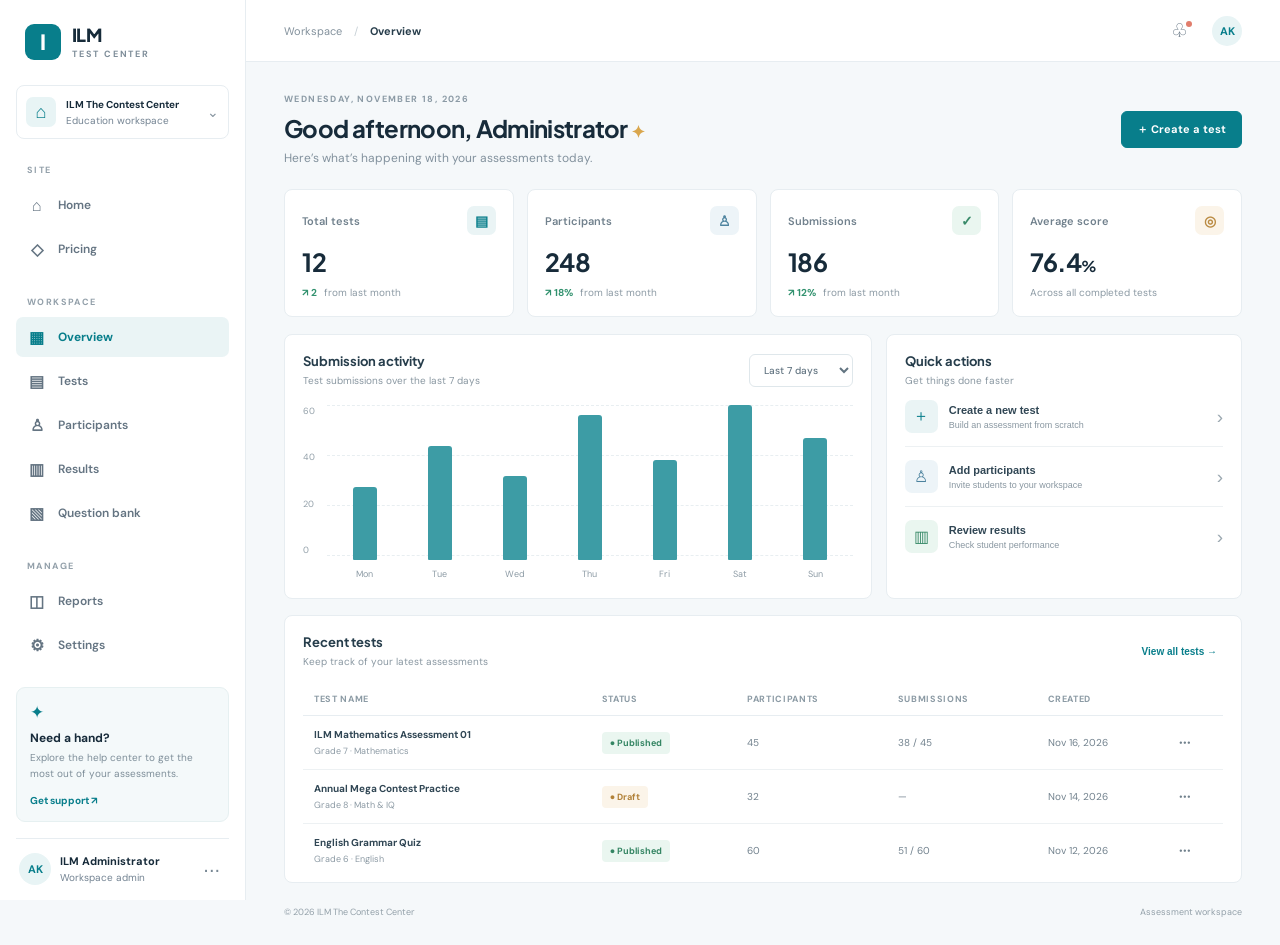
<file: index.html>
<!doctype html>
<html lang="en">
<head>
<meta charset="utf-8"><meta name="viewport" content="width=device-width,initial-scale=1">
<meta name="theme-color" content="#f7f8fc"><title>ILM Test Center | Assessment Dashboard</title>
<link rel="preconnect" href="https://fonts.googleapis.com"><link rel="preconnect" href="https://fonts.gstatic.com" crossorigin>
<link href="https://fonts.googleapis.com/css2?family=DM+Sans:wght@400;500;600;700&family=Plus+Jakarta+Sans:wght@600;700;800&display=swap" rel="stylesheet">
<link rel="stylesheet" href="style.css">
</head>
<body>
<div class="app-shell">
<aside class="sidebar" id="sidebar">
<a class="brand" href="home.html"><span class="brand-mark">I</span><span>ILM <small>TEST CENTER</small></span></a>
<div class="workspace"><span class="workspace-icon">⌂</span><span><b>ILM The Contest Center</b><small>Education workspace</small></span><span class="chevron">⌄</span></div>
<p class="nav-label">SITE</p>
<nav class="nav">
<a class="nav-link" href="home.html"><span>⌂</span> Home</a>
<a class="nav-link" href="pricing.html"><span>◇</span> Pricing</a>
</nav>
<p class="nav-label second">WORKSPACE</p>
<nav class="nav">
<a class="nav-link active" href="#overview" data-page="overview"><span>▦</span> Overview</a>
<a class="nav-link" href="#tests" data-page="tests"><span>▤</span> Tests</a>
<a class="nav-link" href="#participants" data-page="participants"><span>♙</span> Participants</a>
<a class="nav-link" href="#results" data-page="results"><span>▥</span> Results</a>
<a class="nav-link" href="#question-bank" data-page="question-bank"><span>▧</span> Question bank</a>
</nav>
<p class="nav-label second">MANAGE</p>
<nav class="nav">
<a class="nav-link" href="#reports" data-page="reports"><span>◫</span> Reports</a>
<a class="nav-link" href="#settings" data-page="settings"><span>⚙</span> Settings</a>
</nav>
<div class="sidebar-bottom"><div class="help-card"><span class="help-icon">✦</span><b>Need a hand?</b><p>Explore the help center to get the most out of your assessments.</p><a href="mailto:ilmthecontestcenter@gmail.com">Get support ↗</a></div><div class="profile"><div class="avatar">AK</div><span><b>ILM Administrator</b><small>Workspace admin</small></span><button class="more">···</button></div></div>
</aside>
<main class="main">
<header class="topbar"><button class="mobile-menu" id="menuBtn">☰</button><div class="crumb">Workspace <span>/</span> <b id="crumbCurrent">Overview</b></div><div class="top-actions"><button class="icon-btn" aria-label="Notifications">♧<i></i></button><div class="top-avatar">AK</div></div></header>
<div class="content">
<section class="page active" id="page-overview">
<div class="welcome-row"><div><p class="eyebrow">WEDNESDAY, NOVEMBER 18, 2026</p><h1>Good afternoon, Administrator <span>✦</span></h1><p class="subheading">Here’s what’s happening with your assessments today.</p></div><button class="primary-btn" data-modal="createTest">＋ Create a test</button></div>
<div class="stats-grid">
<div class="stat-card"><div class="stat-top"><span>Total tests</span><span class="stat-icon purple">▤</span></div><strong id="statTests">12</strong><small><em>↗ 2</em> from last month</small></div>
<div class="stat-card"><div class="stat-top"><span>Participants</span><span class="stat-icon blue">♙</span></div><strong id="statPeople">248</strong><small><em>↗ 18%</em> from last month</small></div>
<div class="stat-card"><div class="stat-top"><span>Submissions</span><span class="stat-icon green">✓</span></div><strong>186</strong><small><em>↗ 12%</em> from last month</small></div>
<div class="stat-card"><div class="stat-top"><span>Average score</span><span class="stat-icon amber">◎</span></div><strong>76.4<span class="unit">%</span></strong><small>Across all completed tests</small></div>
</div>
<div class="section-grid"><div class="panel activity-panel"><div class="panel-heading"><div><h2>Submission activity</h2><p>Test submissions over the last 7 days</p></div><select aria-label="Activity period"><option>Last 7 days</option><option>Last 30 days</option></select></div><div class="chart"><div class="chart-y"><span>60</span><span>40</span><span>20</span><span>0</span></div><div class="chart-main"><div class="grid-lines"><i></i><i></i><i></i><i></i></div><div class="bars"><div><i style="height:42%"></i><small>Mon</small></div><div><i style="height:65%"></i><small>Tue</small></div><div><i style="height:48%"></i><small>Wed</small></div><div><i style="height:83%"></i><small>Thu</small></div><div><i style="height:57%"></i><small>Fri</small></div><div><i style="height:94%"></i><small>Sat</small></div><div><i style="height:70%"></i><small>Sun</small></div></div></div></div></div>
<div class="panel quick-panel"><div class="panel-heading"><div><h2>Quick actions</h2><p>Get things done faster</p></div></div><button class="quick-action" data-modal="createTest"><span class="quick-icon lavender">＋</span><span><b>Create a new test</b><small>Build an assessment from scratch</small></span><span class="arrow">›</span></button><button class="quick-action" data-page-go="participants"><span class="quick-icon sky">♙</span><span><b>Add participants</b><small>Invite students to your workspace</small></span><span class="arrow">›</span></button><button class="quick-action" data-page-go="results"><span class="quick-icon mint">▥</span><span><b>Review results</b><small>Check student performance</small></span><span class="arrow">›</span></button></div></div>
<div class="panel recent-panel"><div class="panel-heading"><div><h2>Recent tests</h2><p>Keep track of your latest assessments</p></div><button class="text-btn" data-page-go="tests">View all tests →</button></div><div class="table-wrap"><table><thead><tr><th>TEST NAME</th><th>STATUS</th><th>PARTICIPANTS</th><th>SUBMISSIONS</th><th>CREATED</th><th></th></tr></thead><tbody id="recentTests"><tr><td><b>ILM Mathematics Assessment 01</b><small>Grade 7 · Mathematics</small></td><td><span class="status published">● Published</span></td><td>45</td><td>38 / 45</td><td>Nov 16, 2026</td><td>•••</td></tr><tr><td><b>Annual Mega Contest Practice</b><small>Grade 8 · Math & IQ</small></td><td><span class="status draft">● Draft</span></td><td>32</td><td>—</td><td>Nov 14, 2026</td><td>•••</td></tr><tr><td><b>English Grammar Quiz</b><small>Grade 6 · English</small></td><td><span class="status published">● Published</span></td><td>60</td><td>51 / 60</td><td>Nov 12, 2026</td><td>•••</td></tr></tbody></table></div></div>
</section>
<section class="page" id="page-tests"><div class="page-heading"><div><p class="eyebrow">ASSESSMENTS</p><h1>Tests</h1><p class="subheading">Create, organize and monitor your online assessments.</p></div><button class="primary-btn" data-modal="createTest">＋ Create a test</button></div><div class="panel"><div class="toolbar"><input id="testSearch" placeholder="⌕  Search tests..."><select><option>All statuses</option><option>Published</option><option>Draft</option></select></div><div class="table-wrap"><table><thead><tr><th>TEST NAME</th><th>STATUS</th><th>PARTICIPANTS</th><th>SUBMISSIONS</th><th>CREATED</th></tr></thead><tbody id="testsTable"></tbody></table></div></div></section>
<section class="page" id="page-participants"><div class="page-heading"><div><p class="eyebrow">PEOPLE</p><h1>Participants</h1><p class="subheading">Manage students invited to take your tests.</p></div><button class="primary-btn" data-modal="addPerson">＋ Add participant</button></div><div class="panel"><div class="toolbar"><input id="peopleSearch" placeholder="⌕  Search participants..."><span class="muted">Student directory</span></div><div class="table-wrap"><table><thead><tr><th>STUDENT</th><th>EMAIL</th><th>REGISTRATION ID</th><th>STATUS</th></tr></thead><tbody id="peopleTable"><tr><td><b>Ahmad Khan</b></td><td>ahmad@example.com</td><td>ILM-2026-001</td><td><span class="status published">● Active</span></td></tr><tr><td><b>Maryam Ali</b></td><td>maryam@example.com</td><td>ILM-2026-002</td><td><span class="status published">● Active</span></td></tr><tr><td><b>Hamza Shah</b></td><td>hamza@example.com</td><td>ILM-2026-003</td><td><span class="status published">● Active</span></td></tr></tbody></table></div></div></section>
<section class="page" id="page-results"><div class="page-heading"><div><p class="eyebrow">PERFORMANCE</p><h1>Results</h1><p class="subheading">Review submissions and student scores.</p></div><button class="outline-btn" onclick="window.print()">↓ Export report</button></div><div class="stats-grid compact"><div class="stat-card"><span>Submitted</span><strong>186</strong><small>Across all tests</small></div><div class="stat-card"><span>Average score</span><strong>76.4%</strong><small>All graded submissions</small></div><div class="stat-card"><span>Awaiting review</span><strong>14</strong><small>Short and long answers</small></div></div><div class="panel"><div class="panel-heading"><div><h2>Latest submissions</h2><p>Sample assessment records</p></div></div><div class="table-wrap"><table><thead><tr><th>STUDENT</th><th>TEST</th><th>SCORE</th><th>SUBMITTED</th><th>EVALUATION</th></tr></thead><tbody><tr><td><b>Ahmad Khan</b></td><td>Mathematics Assessment 01</td><td>42 / 50</td><td>Today, 10:42 AM</td><td><span class="status published">Graded</span></td></tr><tr><td><b>Maryam Ali</b></td><td>English Grammar Quiz</td><td>38 / 40</td><td>Today, 09:18 AM</td><td><span class="status published">Graded</span></td></tr><tr><td><b>Hamza Shah</b></td><td>Annual Mega Contest</td><td>Pending</td><td>Yesterday</td><td><span class="status draft">Needs review</span></td></tr></tbody></table></div></div></section>
<section class="page" id="page-question-bank"><div class="page-heading"><div><p class="eyebrow">CONTENT LIBRARY</p><h1>Question bank</h1><p class="subheading">Organize reusable questions for your assessments.</p></div><button class="primary-btn" data-modal="addQuestion">＋ Add question</button></div><div class="empty-state panel"><div class="empty-icon">▧</div><h2>Your question library starts here</h2><p>Add multiple-choice, short-answer and long-answer questions to reuse in future tests.</p><button class="primary-btn" data-modal="addQuestion">Add your first question</button></div></section>
<section class="page" id="page-reports"><div class="page-heading"><div><p class="eyebrow">INSIGHTS</p><h1>Reports</h1><p class="subheading">A snapshot of assessment performance.</p></div></div><div class="empty-state panel"><div class="empty-icon">◫</div><h2>Reports overview</h2><p>Detailed class, test and student reports will appear here as results are collected.</p></div></section>
<section class="page" id="page-settings"><div class="page-heading"><div><p class="eyebrow">WORKSPACE</p><h1>Settings</h1><p class="subheading">Manage your workspace preferences.</p></div></div><div class="panel settings-panel"><h2>Organization details</h2><label>Workspace name<input value="ILM The Contest Center"></label><label>Contact email<input value="ilmthecontestcenter@gmail.com"></label><label>Default timezone<select><option>Asia/Karachi (PKT)</option></select></label><button class="primary-btn" id="saveSettings">Save changes</button><p class="muted" id="settingsMsg"></p></div></section>
<footer>© 2026 ILM The Contest Center <span>Assessment workspace</span></footer>
</div></main></div>
<div class="modal-backdrop" id="modalBackdrop"><div class="modal"><div class="modal-head"><div><p class="eyebrow">WORKSPACE ACTION</p><h2 id="modalTitle">Create a test</h2></div><button class="close-btn" id="closeModal">×</button></div><form id="actionForm"><div id="modalFields"></div><div class="modal-actions"><button type="button" class="outline-btn" id="cancelModal">Cancel</button><button class="primary-btn" type="submit" id="submitModal">Create</button></div></form></div></div>
<div class="toast" id="toast"></div><script src="app.js"></script>
</body></html>
</file>
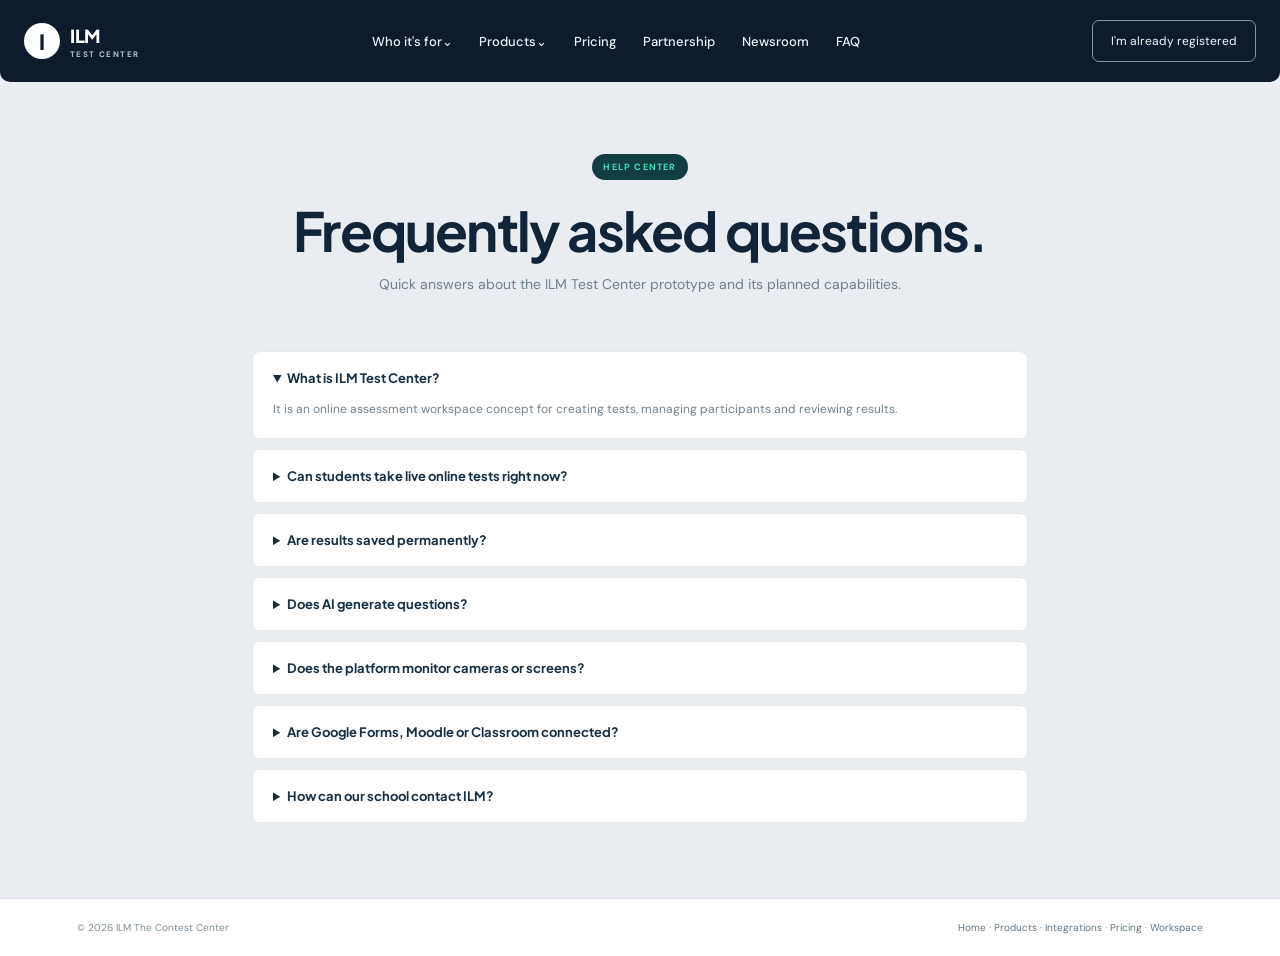
<file: faq.html>
<!doctype html><html lang="en"><head><meta charset="utf-8"><meta name="viewport" content="width=device-width,initial-scale=1"><meta name="theme-color" content="#0d1b2a"><title>FAQ | ILM Test Center</title><link rel="preconnect" href="https://fonts.googleapis.com"><link href="https://fonts.googleapis.com/css2?family=DM+Sans:wght@400;500;600;700&family=Plus+Jakarta+Sans:wght@600;700;800&display=swap" rel="stylesheet"><link rel="stylesheet" href="style.css"><link rel="stylesheet" href="site.css"></head><body class="public-page"><header class="public-nav"><a class="brand" href="home.html"><span class="brand-mark">I</span><span>ILM <small>TEST CENTER</small></span></a><nav><a href="who-its-for.html">Who it's for⌄</a><a href="products.html">Products⌄</a><a href="pricing.html">Pricing</a><a href="partnership.html">Partnership</a><a href="newsroom.html">Newsroom</a><a href="faq.html">FAQ</a></nav><a class="nav-cta" href="index.html">I'm already registered</a></header><main><section class="subhero"><span class="eyebrow-pill">HELP CENTER</span><h1>Frequently asked questions.</h1><p>Quick answers about the ILM Test Center prototype and its planned capabilities.</p></section><section class="faq-list"><details open><summary>What is ILM Test Center?</summary><p>It is an online assessment workspace concept for creating tests, managing participants and reviewing results.</p></details><details><summary>Can students take live online tests right now?</summary><p>The current GitHub Pages version is a front-end prototype. Secure live test delivery and backend services are not connected yet.</p></details><details><summary>Are results saved permanently?</summary><p>No. Current demo data is stored temporarily in the browser session or page code. A secure database must be connected for real student records.</p></details><details><summary>Does AI generate questions?</summary><p>An AI question assistant is a planned capability. It is not connected to an AI service in this prototype.</p></details><details><summary>Does the platform monitor cameras or screens?</summary><p>No monitoring is active in this prototype. Any future supervision feature must be transparent, optional where appropriate, and configured with clear notice and consent.</p></details><details><summary>Are Google Forms, Moodle or Classroom connected?</summary><p>No. Their pages currently describe integration concepts only. They require development and authorized account connections.</p></details><details><summary>How can our school contact ILM?</summary><p>Use ilmthecontestcenter@gmail.com to discuss school assessments, competitions or collaboration.</p></details></section></main><footer class="public-footer">© 2026 ILM The Contest Center <span><a href="home.html">Home</a> · <a href="products.html">Products</a> · <a href="integrations.html">Integrations</a> · <a href="pricing.html">Pricing</a> · <a href="index.html">Workspace</a></span></footer></body></html>
</file>
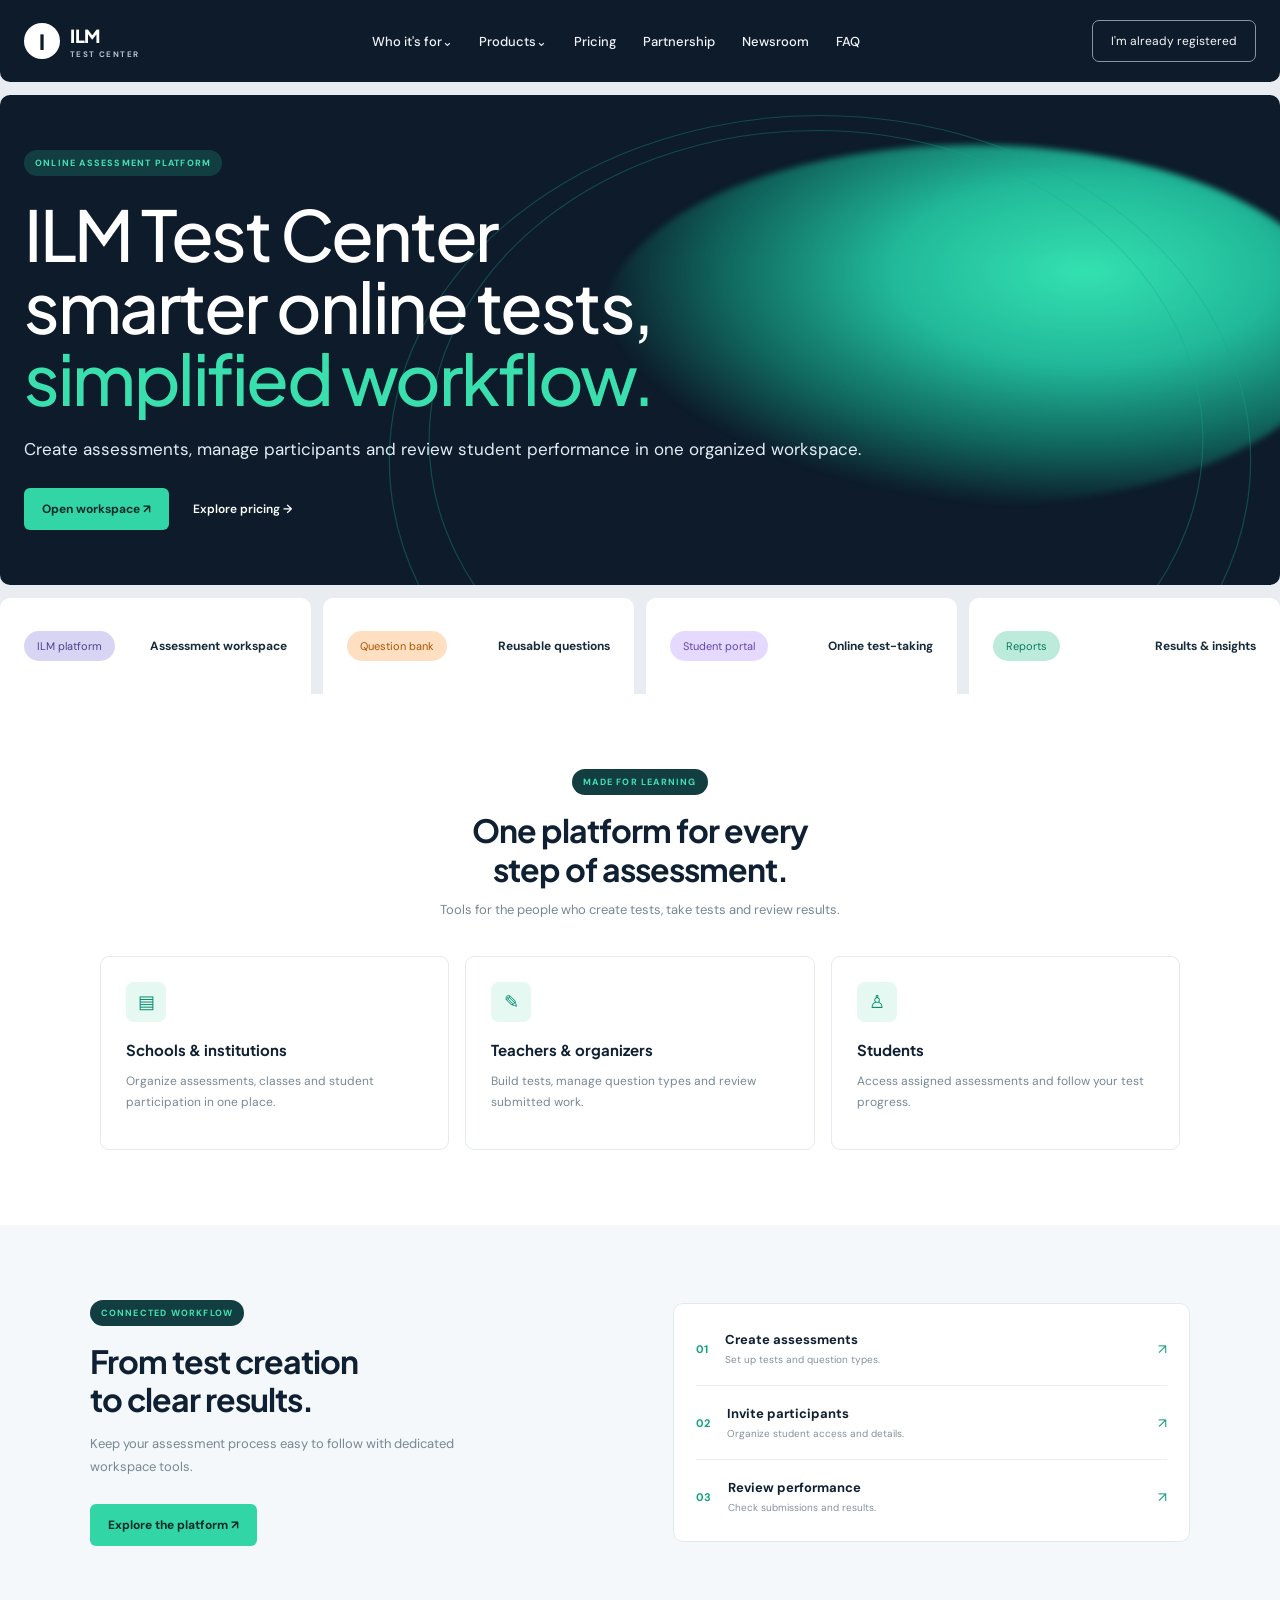
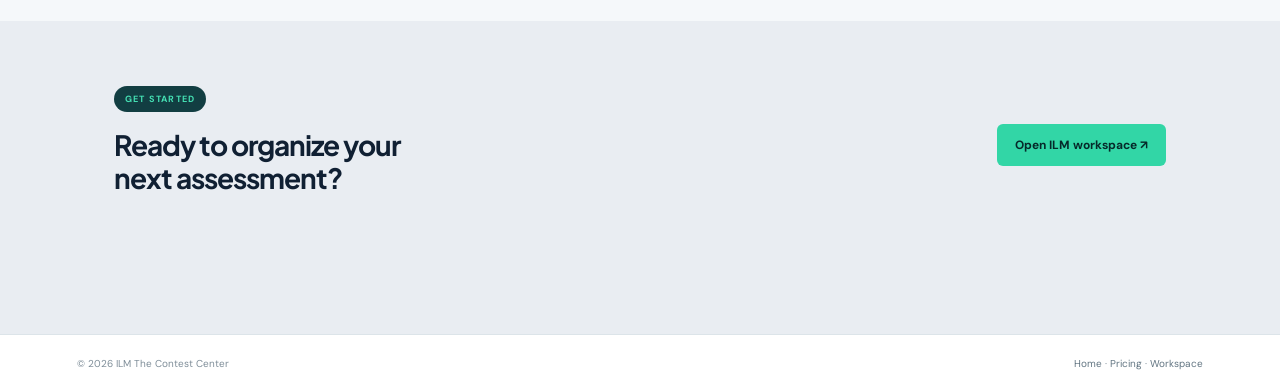
<file: home.html>
<!doctype html><html lang="en"><head><meta charset="utf-8"><meta name="viewport" content="width=device-width,initial-scale=1"><meta name="theme-color" content="#0d1b2a"><title>ILM Test Center | Home</title><link rel="preconnect" href="https://fonts.googleapis.com"><link href="https://fonts.googleapis.com/css2?family=DM+Sans:wght@400;500;600;700&family=Plus+Jakarta+Sans:wght@600;700;800&display=swap" rel="stylesheet"><link rel="stylesheet" href="style.css"><link rel="stylesheet" href="site.css"></head><body class="public-page"><header class="public-nav"><a class="brand" href="home.html"><span class="brand-mark">I</span><span>ILM <small>TEST CENTER</small></span></a><nav><a href="who-its-for.html">Who it's for⌄</a><a href="products.html">Products⌄</a><a href="pricing.html">Pricing</a><a href="partnership.html">Partnership</a><a href="newsroom.html">Newsroom</a><a href="faq.html">FAQ</a></nav><a class="nav-cta" href="index.html">I'm already registered</a></header><main><section class="hero-banner"><div class="hero-glow"></div><div class="hero-content"><span class="eyebrow-pill">ONLINE ASSESSMENT PLATFORM</span><h1>ILM Test Center<br>smarter online tests,<br><em>simplified workflow.</em></h1><p>Create assessments, manage participants and review student performance in one organized workspace.</p><div class="hero-actions"><a class="hero-button" href="index.html">Open workspace ↗</a><a class="hero-text-link" href="pricing.html">Explore pricing →</a></div></div><div class="hero-orbit orbit-one"></div><div class="hero-orbit orbit-two"></div></section><section class="integration-strip" id="products"><article><span class="pill purple-pill">ILM platform</span><b>Assessment workspace</b></article><article><span class="pill orange-pill">Question bank</span><b>Reusable questions</b></article><article><span class="pill violet-pill">Student portal</span><b>Online test-taking</b></article><article><span class="pill green-pill">Reports</span><b>Results & insights</b></article></section><section class="audience-section" id="audience"><div class="section-intro"><span class="eyebrow-pill">MADE FOR LEARNING</span><h2>One platform for every<br>step of assessment.</h2><p>Tools for the people who create tests, take tests and review results.</p></div><div class="feature-grid"><article><span class="feature-icon">▤</span><h3>Schools & institutions</h3><p>Organize assessments, classes and student participation in one place.</p></article><article><span class="feature-icon">✎</span><h3>Teachers & organizers</h3><p>Build tests, manage question types and review submitted work.</p></article><article><span class="feature-icon">♙</span><h3>Students</h3><p>Access assigned assessments and follow your test progress.</p></article></div></section><section class="product-section" id="partnership"><div><span class="eyebrow-pill">CONNECTED WORKFLOW</span><h2>From test creation<br>to clear results.</h2><p>Keep your assessment process easy to follow with dedicated workspace tools.</p><a class="hero-button" href="index.html">Explore the platform ↗</a></div><div class="product-list"><div><b>01</b><span><strong>Create assessments</strong><small>Set up tests and question types.</small></span><i>↗</i></div><div><b>02</b><span><strong>Invite participants</strong><small>Organize student access and details.</small></span><i>↗</i></div><div><b>03</b><span><strong>Review performance</strong><small>Check submissions and results.</small></span><i>↗</i></div></div></section><section class="closing-cta" id="faq"><div><span class="eyebrow-pill">GET STARTED</span><h2>Ready to organize your<br>next assessment?</h2></div><a class="hero-button" href="index.html">Open ILM workspace ↗</a></section></main><footer class="public-footer" id="newsroom">© 2026 ILM The Contest Center <span><a href="home.html">Home</a> · <a href="pricing.html">Pricing</a> · <a href="index.html">Workspace</a></span></footer></body></html>
</file>
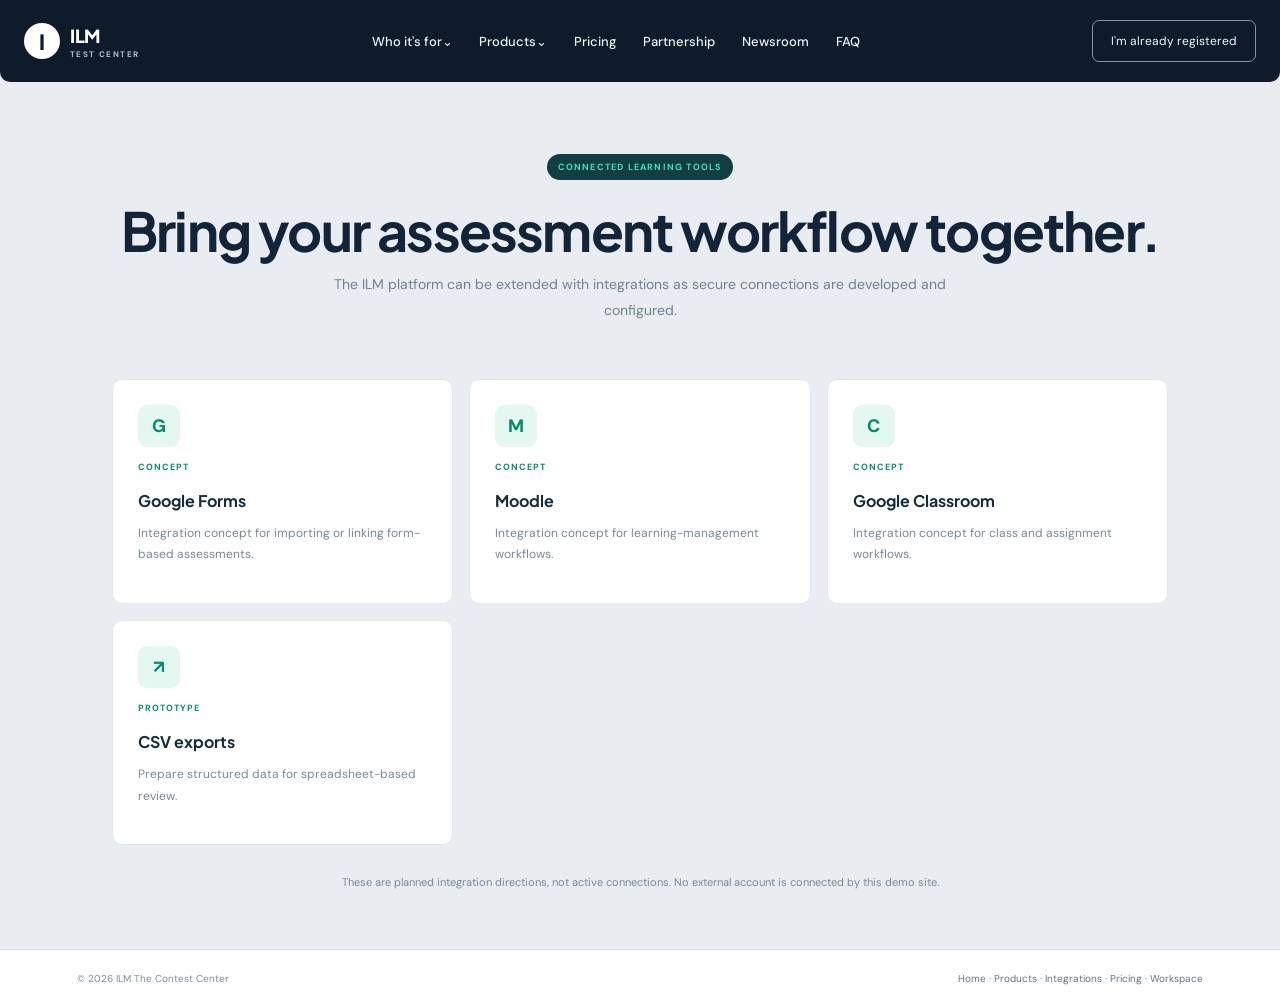
<file: integrations.html>
<!doctype html><html lang="en"><head><meta charset="utf-8"><meta name="viewport" content="width=device-width,initial-scale=1"><meta name="theme-color" content="#0d1b2a"><title>Integrations | ILM Test Center</title><link rel="preconnect" href="https://fonts.googleapis.com"><link href="https://fonts.googleapis.com/css2?family=DM+Sans:wght@400;500;600;700&family=Plus+Jakarta+Sans:wght@600;700;800&display=swap" rel="stylesheet"><link rel="stylesheet" href="style.css"><link rel="stylesheet" href="site.css"></head><body class="public-page"><header class="public-nav"><a class="brand" href="home.html"><span class="brand-mark">I</span><span>ILM <small>TEST CENTER</small></span></a><nav><a href="who-its-for.html">Who it's for⌄</a><a href="products.html">Products⌄</a><a href="pricing.html">Pricing</a><a href="partnership.html">Partnership</a><a href="newsroom.html">Newsroom</a><a href="faq.html">FAQ</a></nav><a class="nav-cta" href="index.html">I'm already registered</a></header><main><section class="subhero"><span class="eyebrow-pill">CONNECTED LEARNING TOOLS</span><h1>Bring your assessment workflow together.</h1><p>The ILM platform can be extended with integrations as secure connections are developed and configured.</p></section><section class="detail-grid"><article class="detail-card"><span class="detail-icon">G</span><small class="detail-tag">Concept</small><h3>Google Forms</h3><p>Integration concept for importing or linking form-based assessments.</p></article><article class="detail-card"><span class="detail-icon">M</span><small class="detail-tag">Concept</small><h3>Moodle</h3><p>Integration concept for learning-management workflows.</p></article><article class="detail-card"><span class="detail-icon">C</span><small class="detail-tag">Concept</small><h3>Google Classroom</h3><p>Integration concept for class and assignment workflows.</p></article><article class="detail-card"><span class="detail-icon">↗</span><small class="detail-tag">Prototype</small><h3>CSV exports</h3><p>Prepare structured data for spreadsheet-based review.</p></article></section><p class="integration-disclaimer">These are planned integration directions, not active connections. No external account is connected by this demo site.</p></main><footer class="public-footer">© 2026 ILM The Contest Center <span><a href="home.html">Home</a> · <a href="products.html">Products</a> · <a href="integrations.html">Integrations</a> · <a href="pricing.html">Pricing</a> · <a href="index.html">Workspace</a></span></footer></body></html>
</file>
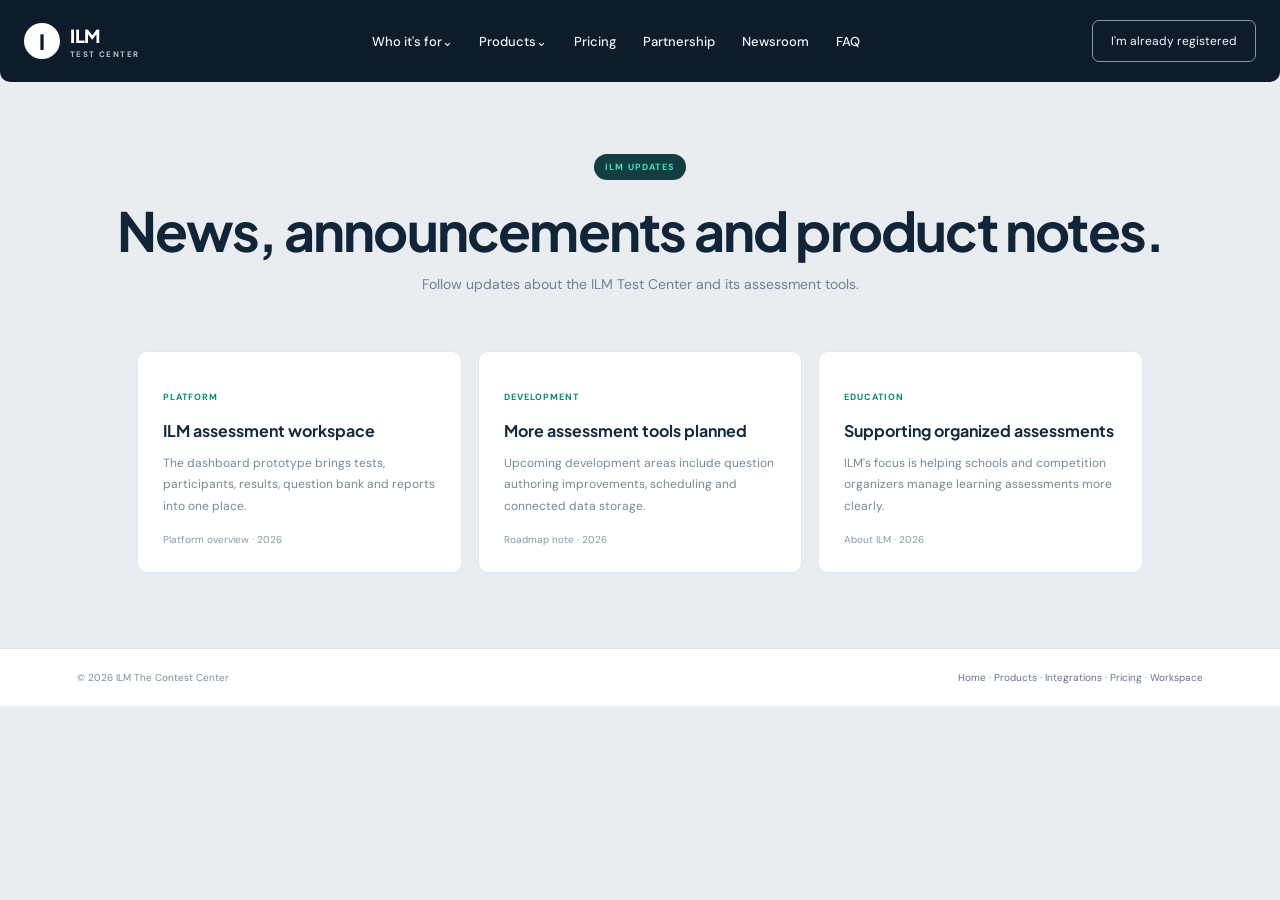
<file: newsroom.html>
<!doctype html><html lang="en"><head><meta charset="utf-8"><meta name="viewport" content="width=device-width,initial-scale=1"><meta name="theme-color" content="#0d1b2a"><title>Newsroom | ILM Test Center</title><link rel="preconnect" href="https://fonts.googleapis.com"><link href="https://fonts.googleapis.com/css2?family=DM+Sans:wght@400;500;600;700&family=Plus+Jakarta+Sans:wght@600;700;800&display=swap" rel="stylesheet"><link rel="stylesheet" href="style.css"><link rel="stylesheet" href="site.css"></head><body class="public-page"><header class="public-nav"><a class="brand" href="home.html"><span class="brand-mark">I</span><span>ILM <small>TEST CENTER</small></span></a><nav><a href="who-its-for.html">Who it's for⌄</a><a href="products.html">Products⌄</a><a href="pricing.html">Pricing</a><a href="partnership.html">Partnership</a><a href="newsroom.html">Newsroom</a><a href="faq.html">FAQ</a></nav><a class="nav-cta" href="index.html">I'm already registered</a></header><main><section class="subhero"><span class="eyebrow-pill">ILM UPDATES</span><h1>News, announcements and product notes.</h1><p>Follow updates about the ILM Test Center and its assessment tools.</p></section><section class="news-grid"><article class="news-card"><span class="detail-tag">PLATFORM</span><h3>ILM assessment workspace</h3><p>The dashboard prototype brings tests, participants, results, question bank and reports into one place.</p><small>Platform overview · 2026</small></article><article class="news-card"><span class="detail-tag">DEVELOPMENT</span><h3>More assessment tools planned</h3><p>Upcoming development areas include question authoring improvements, scheduling and connected data storage.</p><small>Roadmap note · 2026</small></article><article class="news-card"><span class="detail-tag">EDUCATION</span><h3>Supporting organized assessments</h3><p>ILM's focus is helping schools and competition organizers manage learning assessments more clearly.</p><small>About ILM · 2026</small></article></section></main><footer class="public-footer">© 2026 ILM The Contest Center <span><a href="home.html">Home</a> · <a href="products.html">Products</a> · <a href="integrations.html">Integrations</a> · <a href="pricing.html">Pricing</a> · <a href="index.html">Workspace</a></span></footer></body></html>
</file>
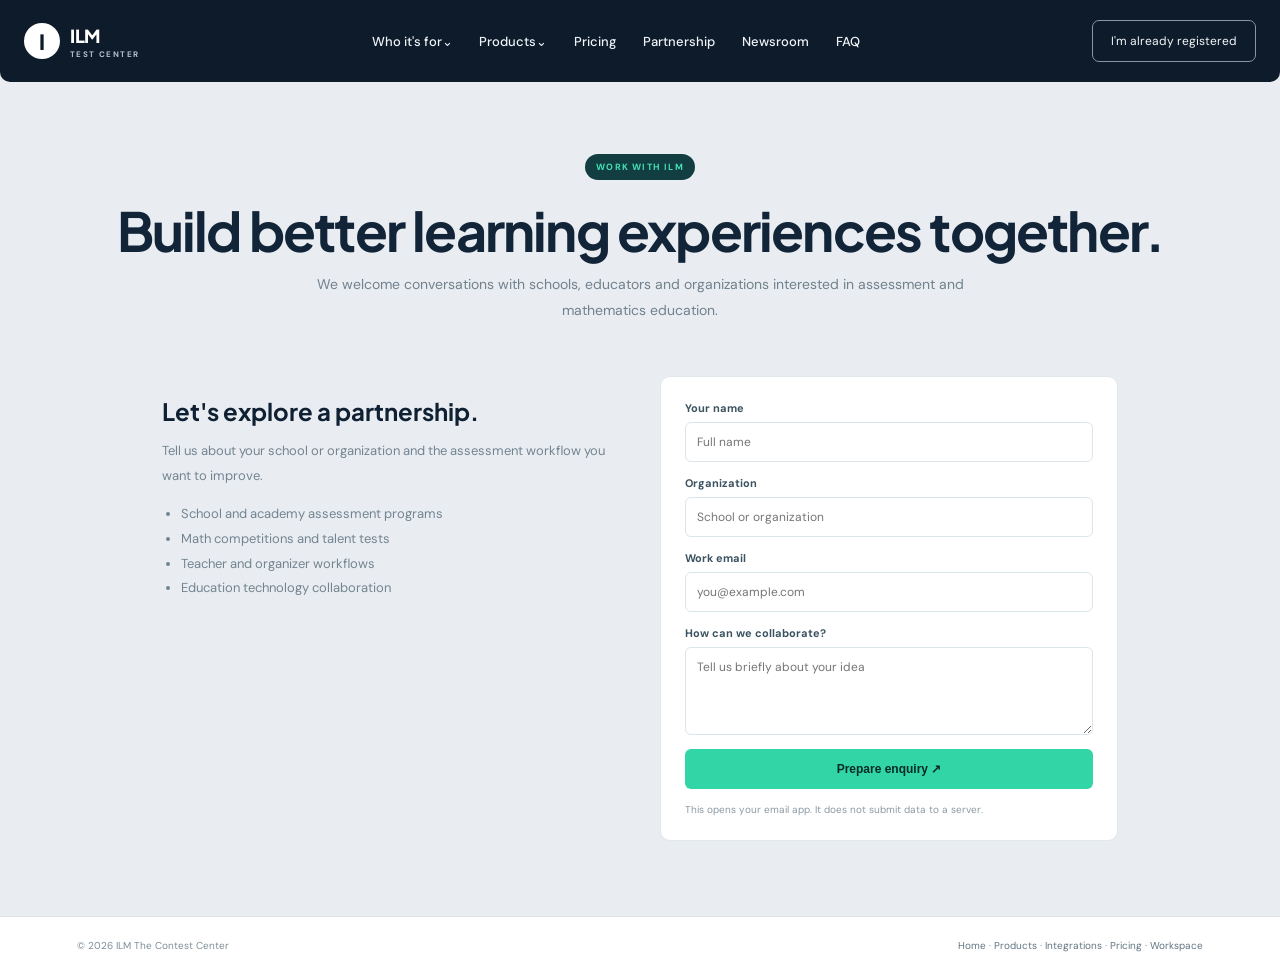
<file: partnership.html>
<!doctype html><html lang="en"><head><meta charset="utf-8"><meta name="viewport" content="width=device-width,initial-scale=1"><meta name="theme-color" content="#0d1b2a"><title>Partnership | ILM Test Center</title><link rel="preconnect" href="https://fonts.googleapis.com"><link href="https://fonts.googleapis.com/css2?family=DM+Sans:wght@400;500;600;700&family=Plus+Jakarta+Sans:wght@600;700;800&display=swap" rel="stylesheet"><link rel="stylesheet" href="style.css"><link rel="stylesheet" href="site.css"></head><body class="public-page"><header class="public-nav"><a class="brand" href="home.html"><span class="brand-mark">I</span><span>ILM <small>TEST CENTER</small></span></a><nav><a href="who-its-for.html">Who it's for⌄</a><a href="products.html">Products⌄</a><a href="pricing.html">Pricing</a><a href="partnership.html">Partnership</a><a href="newsroom.html">Newsroom</a><a href="faq.html">FAQ</a></nav><a class="nav-cta" href="index.html">I'm already registered</a></header><main><section class="subhero"><span class="eyebrow-pill">WORK WITH ILM</span><h1>Build better learning experiences together.</h1><p>We welcome conversations with schools, educators and organizations interested in assessment and mathematics education.</p></section><section class="partnership-layout"><div class="partnership-copy"><h2>Let's explore a partnership.</h2><p>Tell us about your school or organization and the assessment workflow you want to improve.</p><ul><li>School and academy assessment programs</li><li>Math competitions and talent tests</li><li>Teacher and organizer workflows</li><li>Education technology collaboration</li></ul></div><form class="contact-card" action="mailto:ilmthecontestcenter@gmail.com" method="get"><label>Your name<input name="name" required placeholder="Full name"></label><label>Organization<input name="organization" placeholder="School or organization"></label><label>Work email<input name="email" type="email" placeholder="you@example.com"></label><label>How can we collaborate?<textarea name="body" rows="4" placeholder="Tell us briefly about your idea"></textarea></label><button class="hero-button" type="submit">Prepare enquiry ↗</button><small>This opens your email app. It does not submit data to a server.</small></form></section></main><footer class="public-footer">© 2026 ILM The Contest Center <span><a href="home.html">Home</a> · <a href="products.html">Products</a> · <a href="integrations.html">Integrations</a> · <a href="pricing.html">Pricing</a> · <a href="index.html">Workspace</a></span></footer></body></html>
</file>
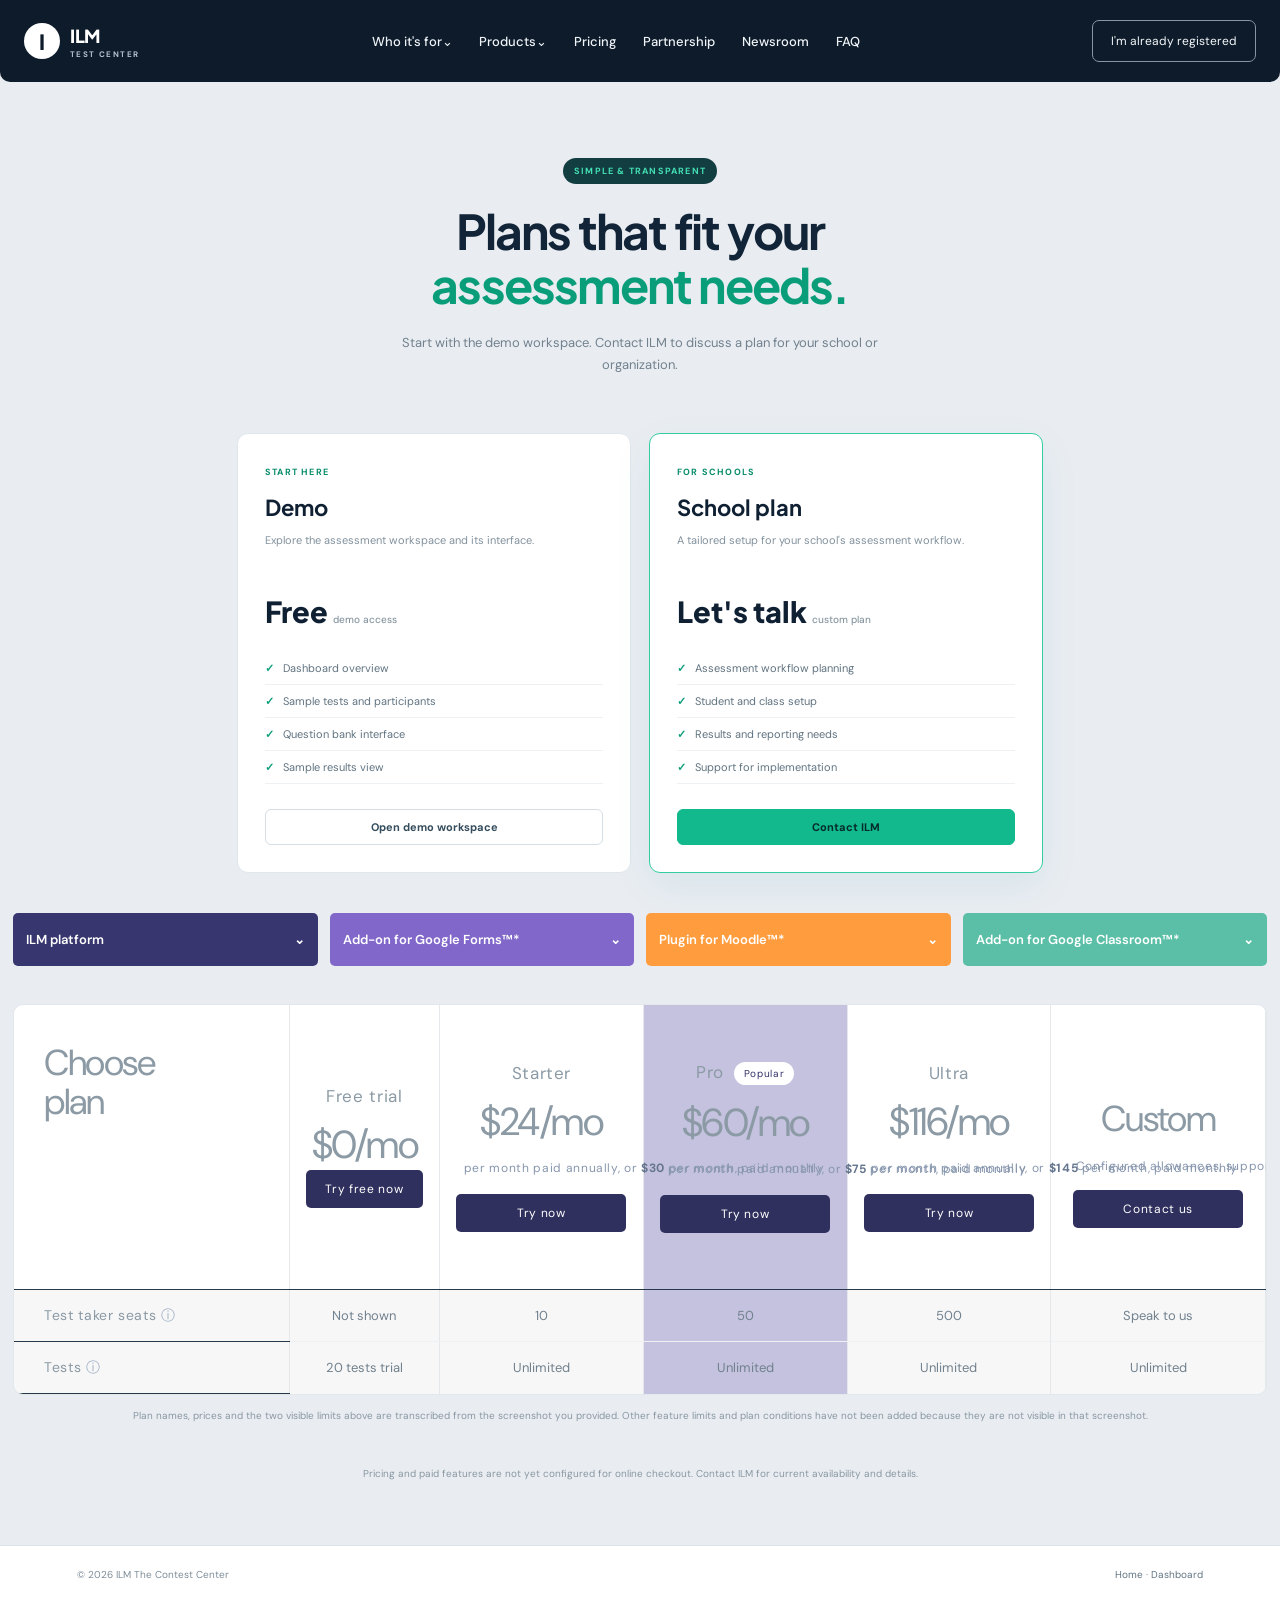
<file: pricing.html>
<!doctype html>
<html lang="en"><head><meta charset="utf-8"><meta name="viewport" content="width=device-width,initial-scale=1"><meta name="theme-color" content="#f7f9fc"><title>ILM Test Center | Pricing</title><link rel="preconnect" href="https://fonts.googleapis.com"><link href="https://fonts.googleapis.com/css2?family=DM+Sans:wght@400;500;600;700&family=Plus+Jakarta+Sans:wght@600;700;800&display=swap" rel="stylesheet"><link rel="stylesheet" href="style.css"><link rel="stylesheet" href="site.css"></head>
<body class="public-page"><header class="public-nav"><a class="brand" href="home.html"><span class="brand-mark">I</span><span>ILM <small>TEST CENTER</small></span></a><nav><a href="who-its-for.html">Who it's for⌄</a><a href="products.html">Products⌄</a><a href="pricing.html">Pricing</a><a href="partnership.html">Partnership</a><a href="newsroom.html">Newsroom</a><a href="faq.html">FAQ</a></nav><a class="nav-cta" href="index.html">I'm already registered</a></header><main><section class="pricing-hero"><span class="eyebrow-pill">SIMPLE & TRANSPARENT</span><h1>Plans that fit your<br><em>assessment needs.</em></h1><p>Start with the demo workspace. Contact ILM to discuss a plan for your school or organization.</p></section><section class="pricing-grid"><article class="price-card"><span class="plan-tag">START HERE</span><h2>Demo</h2><p class="plan-desc">Explore the assessment workspace and its interface.</p><div class="price">Free <small>demo access</small></div><ul><li>Dashboard overview</li><li>Sample tests and participants</li><li>Question bank interface</li><li>Sample results view</li></ul><a class="outline-btn" href="index.html">Open demo workspace</a></article><article class="price-card featured"><span class="plan-tag">FOR SCHOOLS</span><h2>School plan</h2><p class="plan-desc">A tailored setup for your school's assessment workflow.</p><div class="price">Let's talk <small>custom plan</small></div><ul><li>Assessment workflow planning</li><li>Student and class setup</li><li>Results and reporting needs</li><li>Support for implementation</li></ul><a class="primary-btn" href="mailto:ilmthecontestcenter@gmail.com?subject=ILM%20School%20Plan%20Enquiry">Contact ILM</a></article></section><section class="pricing-reference">
<div class="pricing-integrations"><div class="pi-platform">ILM platform <span>⌄</span></div><div class="pi-forms">Add-on for Google Forms™* <span>⌄</span></div><div class="pi-moodle">Plugin for Moodle™* <span>⌄</span></div><div class="pi-classroom">Add-on for Google Classroom™* <span>⌄</span></div></div>
<div class="pricing-table-wrap"><table class="plan-table"><thead><tr>
<th class="choose-cell">Choose<br>plan</th>
<th><div class="plan-name">Free trial</div><div class="plan-price">$0/mo</div><a class="plan-action" href="index.html">Try free now</a></th>
<th><div class="plan-name">Starter</div><div class="plan-price">$24/mo</div><p class="plan-billing">per month paid annually, or <b>$30</b> per month, paid monthly</p><a class="plan-action" href="mailto:ilmthecontestcenter@gmail.com?subject=Starter%20Plan">Try now</a></th>
<th class="popular-plan"><div class="plan-name">Pro <span class="popular-label">Popular</span></div><div class="plan-price">$60/mo</div><p class="plan-billing">per month paid annually, or <b>$75</b> per month, paid monthly</p><a class="plan-action" href="mailto:ilmthecontestcenter@gmail.com?subject=Pro%20Plan">Try now</a></th>
<th><div class="plan-name">Ultra</div><div class="plan-price">$116/mo</div><p class="plan-billing">per month paid annually, or <b>$145</b> per month, paid monthly</p><a class="plan-action" href="mailto:ilmthecontestcenter@gmail.com?subject=Ultra%20Plan">Try now</a></th>
<th><div class="plan-name custom-name">Custom</div><p class="custom-copy">Configured allowances, support priority, and custom pricing.</p><a class="plan-action" href="mailto:ilmthecontestcenter@gmail.com?subject=Custom%20Plan">Contact us</a></th>
</tr></thead><tbody>
<tr><th>Test taker seats <span title="Number of test takers included">ⓘ</span></th><td>Not shown</td><td>10</td><td class="popular-plan">50</td><td>500</td><td>Speak to us</td></tr>
<tr><th>Tests <span title="Assessment allowance">ⓘ</span></th><td>20 tests trial</td><td>Unlimited</td><td class="popular-plan">Unlimited</td><td>Unlimited</td><td>Unlimited</td></tr>
</tbody></table></div>
<p class="pricing-source-note">Plan names, prices and the two visible limits above are transcribed from the screenshot you provided. Other feature limits and plan conditions have not been added because they are not visible in that screenshot.</p>
</section>
<p class="pricing-note">Pricing and paid features are not yet configured for online checkout. Contact ILM for current availability and details.</p></main><footer class="public-footer">© 2026 ILM The Contest Center <span><a href="home.html">Home</a> · <a href="index.html">Dashboard</a></span></footer></body></html>
</file>
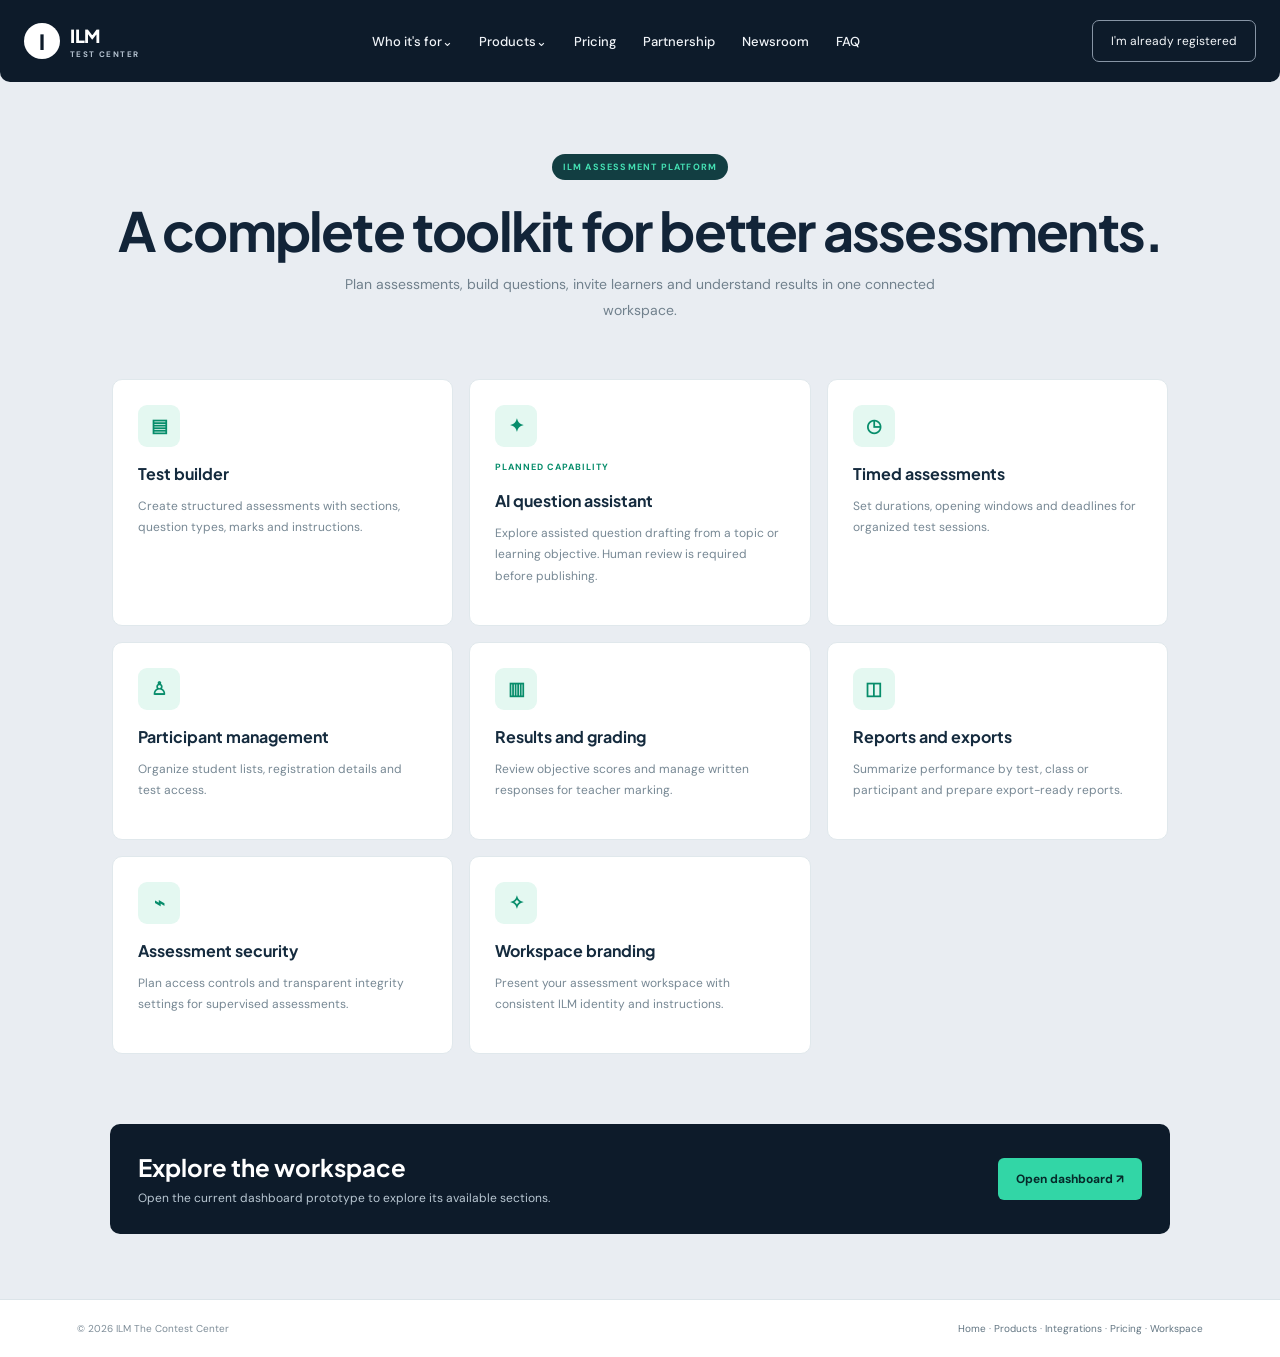
<file: products.html>
<!doctype html><html lang="en"><head><meta charset="utf-8"><meta name="viewport" content="width=device-width,initial-scale=1"><meta name="theme-color" content="#0d1b2a"><title>Products | ILM Test Center</title><link rel="preconnect" href="https://fonts.googleapis.com"><link href="https://fonts.googleapis.com/css2?family=DM+Sans:wght@400;500;600;700&family=Plus+Jakarta+Sans:wght@600;700;800&display=swap" rel="stylesheet"><link rel="stylesheet" href="style.css"><link rel="stylesheet" href="site.css"></head><body class="public-page"><header class="public-nav"><a class="brand" href="home.html"><span class="brand-mark">I</span><span>ILM <small>TEST CENTER</small></span></a><nav><a href="who-its-for.html">Who it's for⌄</a><a href="products.html">Products⌄</a><a href="pricing.html">Pricing</a><a href="partnership.html">Partnership</a><a href="newsroom.html">Newsroom</a><a href="faq.html">FAQ</a></nav><a class="nav-cta" href="index.html">I'm already registered</a></header><main><section class="subhero"><span class="eyebrow-pill">ILM ASSESSMENT PLATFORM</span><h1>A complete toolkit for better assessments.</h1><p>Plan assessments, build questions, invite learners and understand results in one connected workspace.</p></section><section class="detail-grid"><article class="detail-card"><span class="detail-icon">▤</span><h3>Test builder</h3><p>Create structured assessments with sections, question types, marks and instructions.</p></article><article class="detail-card"><span class="detail-icon">✦</span><small class="detail-tag">Planned capability</small><h3>AI question assistant</h3><p>Explore assisted question drafting from a topic or learning objective. Human review is required before publishing.</p></article><article class="detail-card"><span class="detail-icon">◷</span><h3>Timed assessments</h3><p>Set durations, opening windows and deadlines for organized test sessions.</p></article><article class="detail-card"><span class="detail-icon">♙</span><h3>Participant management</h3><p>Organize student lists, registration details and test access.</p></article><article class="detail-card"><span class="detail-icon">▥</span><h3>Results and grading</h3><p>Review objective scores and manage written responses for teacher marking.</p></article><article class="detail-card"><span class="detail-icon">◫</span><h3>Reports and exports</h3><p>Summarize performance by test, class or participant and prepare export-ready reports.</p></article><article class="detail-card"><span class="detail-icon">⌁</span><h3>Assessment security</h3><p>Plan access controls and transparent integrity settings for supervised assessments.</p></article><article class="detail-card"><span class="detail-icon">✧</span><h3>Workspace branding</h3><p>Present your assessment workspace with consistent ILM identity and instructions.</p></article></section><section class="wide-cta"><div><h2>Explore the workspace</h2><p>Open the current dashboard prototype to explore its available sections.</p></div><a class="hero-button" href="index.html">Open dashboard ↗</a></section></main><footer class="public-footer">© 2026 ILM The Contest Center <span><a href="home.html">Home</a> · <a href="products.html">Products</a> · <a href="integrations.html">Integrations</a> · <a href="pricing.html">Pricing</a> · <a href="index.html">Workspace</a></span></footer></body></html>
</file>
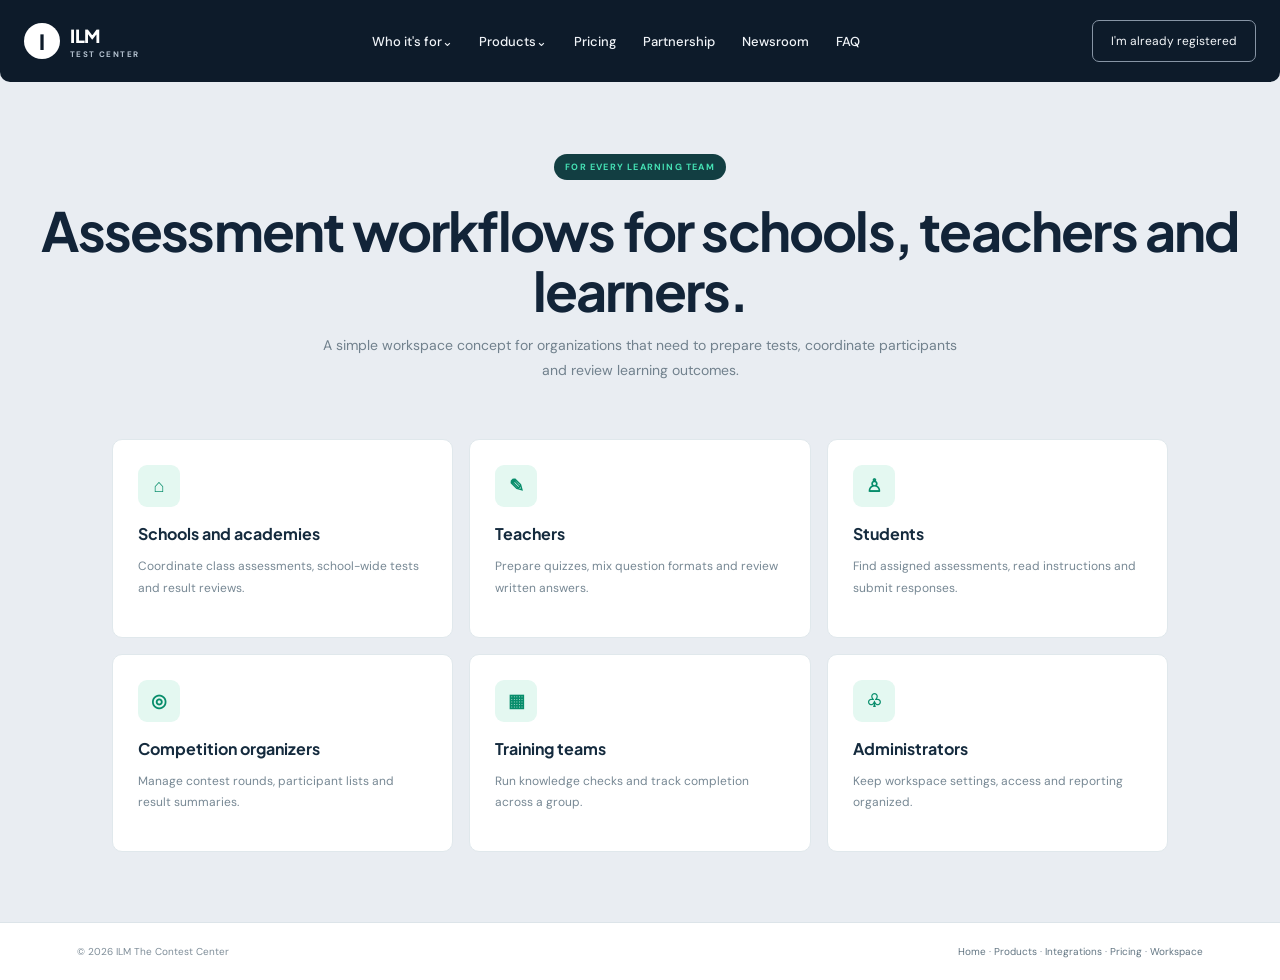
<file: who-its-for.html>
<!doctype html><html lang="en"><head><meta charset="utf-8"><meta name="viewport" content="width=device-width,initial-scale=1"><meta name="theme-color" content="#0d1b2a"><title>Who it's for | ILM Test Center</title><link rel="preconnect" href="https://fonts.googleapis.com"><link href="https://fonts.googleapis.com/css2?family=DM+Sans:wght@400;500;600;700&family=Plus+Jakarta+Sans:wght@600;700;800&display=swap" rel="stylesheet"><link rel="stylesheet" href="style.css"><link rel="stylesheet" href="site.css"></head><body class="public-page"><header class="public-nav"><a class="brand" href="home.html"><span class="brand-mark">I</span><span>ILM <small>TEST CENTER</small></span></a><nav><a href="who-its-for.html">Who it's for⌄</a><a href="products.html">Products⌄</a><a href="pricing.html">Pricing</a><a href="partnership.html">Partnership</a><a href="newsroom.html">Newsroom</a><a href="faq.html">FAQ</a></nav><a class="nav-cta" href="index.html">I'm already registered</a></header><main><section class="subhero"><span class="eyebrow-pill">FOR EVERY LEARNING TEAM</span><h1>Assessment workflows for schools, teachers and learners.</h1><p>A simple workspace concept for organizations that need to prepare tests, coordinate participants and review learning outcomes.</p></section><section class="detail-grid"><article class="detail-card"><span class="detail-icon">⌂</span><h3>Schools and academies</h3><p>Coordinate class assessments, school-wide tests and result reviews.</p></article><article class="detail-card"><span class="detail-icon">✎</span><h3>Teachers</h3><p>Prepare quizzes, mix question formats and review written answers.</p></article><article class="detail-card"><span class="detail-icon">♙</span><h3>Students</h3><p>Find assigned assessments, read instructions and submit responses.</p></article><article class="detail-card"><span class="detail-icon">◎</span><h3>Competition organizers</h3><p>Manage contest rounds, participant lists and result summaries.</p></article><article class="detail-card"><span class="detail-icon">▦</span><h3>Training teams</h3><p>Run knowledge checks and track completion across a group.</p></article><article class="detail-card"><span class="detail-icon">♧</span><h3>Administrators</h3><p>Keep workspace settings, access and reporting organized.</p></article></section></main><footer class="public-footer">© 2026 ILM The Contest Center <span><a href="home.html">Home</a> · <a href="products.html">Products</a> · <a href="integrations.html">Integrations</a> · <a href="pricing.html">Pricing</a> · <a href="index.html">Workspace</a></span></footer></body></html>
</file>
<file: style.css>
:root{--ink:#172b3a;--muted:#738392;--line:#e7edf1;--bg:#f5f8fa;--teal:#087e8b;--teal-dark:#066a75;--soft:#e8f4f5;--white:#fff}*{box-sizing:border-box}body{margin:0;background:var(--bg);color:var(--ink);font-family:'DM Sans',sans-serif;font-size:14px}.app-shell{min-height:100vh}.sidebar{width:246px;background:#fff;border-right:1px solid var(--line);position:fixed;inset:0 auto 0 0;padding:23px 16px 15px;display:flex;flex-direction:column;z-index:5}.brand{display:flex;align-items:center;gap:11px;text-decoration:none;color:#172b3a;font:800 18px 'Plus Jakarta Sans',sans-serif;letter-spacing:-.6px;padding:0 9px 25px}.brand-mark{height:36px;width:36px;display:grid;place-items:center;background:#087e8b;color:white;border-radius:9px;font-size:21px}.brand small{display:block;font:700 9px 'DM Sans';letter-spacing:1.8px;color:#7e8d99;margin-top:2px}.workspace{display:flex;align-items:center;gap:10px;padding:11px 9px;border:1px solid var(--line);border-radius:8px;margin-bottom:25px}.workspace-icon{width:30px;height:30px;background:#e8f4f5;border-radius:7px;display:grid;place-items:center;color:var(--teal);font-size:18px}.workspace b,.workspace small,.profile b,.profile small{display:block}.workspace b{font-size:10px}.workspace small,.profile small{font-size:10px;color:var(--muted);margin-top:3px}.chevron{margin-left:auto;color:#8795a0}.nav-label{font-size:9px;font-weight:700;letter-spacing:1.4px;color:#93a0aa;padding:0 11px;margin:0 0 9px}.nav-label.second{margin-top:27px}.nav{display:grid;gap:4px}.nav-link{height:40px;padding:0 12px;display:flex;align-items:center;gap:13px;text-decoration:none;color:#647482;border-radius:7px;font-weight:600;font-size:12px}.nav-link span{font-size:16px;width:17px;text-align:center}.nav-link:hover{background:#f3f8f9;color:var(--teal)}.nav-link.active{background:#eaf4f5;color:#087e8b;font-weight:700}.sidebar-bottom{margin-top:auto}.help-card{background:#f4f9fa;border:1px solid #e6f0f1;border-radius:9px;padding:13px;margin-bottom:16px}.help-icon{color:var(--teal);font-size:17px}.help-card b{display:block;margin:7px 0 4px;font-size:12px}.help-card p{font-size:10px;line-height:1.6;color:#7e8e99;margin:0 0 8px}.help-card a{font-size:10px;color:var(--teal);font-weight:700;text-decoration:none}.profile{border-top:1px solid var(--line);padding:14px 3px 0;display:flex;align-items:center;gap:9px}.avatar,.top-avatar{width:32px;height:32px;border-radius:50%;background:#e8f4f5;color:#087e8b;display:grid;place-items:center;font-weight:700;font-size:11px}.profile b{font-size:11px}.more{margin-left:auto;border:0;background:none;color:#788894;font-size:20px}.main{margin-left:246px;min-height:100vh}.topbar{height:62px;background:#fff;border-bottom:1px solid var(--line);display:flex;align-items:center;justify-content:space-between;padding:0 38px}.crumb{color:#83919c;font-size:11px}.crumb span{padding:0 9px;color:#c7d0d6}.crumb b{color:#273d4b}.top-actions{display:flex;align-items:center;gap:18px}.icon-btn{position:relative;border:0;background:none;color:#647482;font-size:19px}.icon-btn i{position:absolute;width:6px;height:6px;border-radius:50%;background:#e17d6c;right:2px;top:3px}.top-avatar{width:30px;height:30px}.mobile-menu{display:none}.content{max-width:1440px;margin:auto;padding:31px 38px 22px}.welcome-row,.page-heading{display:flex;align-items:center;justify-content:space-between;gap:20px;margin-bottom:23px}.eyebrow{font-size:9px;letter-spacing:1.4px;font-weight:700;color:#8b9aa5;margin:0 0 8px}.welcome-row h1,.page-heading h1{font:700 24px 'Plus Jakarta Sans';letter-spacing:-.7px;margin:0;color:#172b3a}.welcome-row h1 span{color:#d9a64d;font-size:17px}.subheading{color:#82919d;font-size:12px;margin:7px 0 0}.primary-btn,.outline-btn{border-radius:6px;padding:10px 15px;font:700 11px 'DM Sans';cursor:pointer;transition:.18s}.primary-btn{border:1px solid var(--teal);background:var(--teal);color:white}.primary-btn:hover{background:var(--teal-dark);border-color:var(--teal-dark)}.outline-btn{border:1px solid #dce5e9;background:white;color:#526674}.stats-grid{display:grid;grid-template-columns:repeat(4,minmax(0,1fr));gap:13px;margin-bottom:17px}.stat-card,.panel{background:#fff;border:1px solid var(--line);border-radius:8px}.stat-card{padding:16px 17px}.stat-top{display:flex;justify-content:space-between;align-items:center;color:#71818d;font-size:11px;font-weight:600}.stat-icon{width:29px;height:29px;border-radius:7px;display:grid;place-items:center;font-size:14px}.purple{background:#eaf4f5;color:#087e8b}.blue{background:#edf4f8;color:#4c829e}.green{background:#eaf6f0;color:#398a69}.amber{background:#fbf4e9;color:#ba8b43}.stat-card strong{display:block;font:700 25px 'Plus Jakarta Sans';margin:11px 0 4px;letter-spacing:-.5px}.unit{font-size:15px}.stat-card small{color:#8c9aa4;font-size:10px}.stat-card em{color:#31916e;font-style:normal;font-weight:700;margin-right:4px}.section-grid{display:grid;grid-template-columns:minmax(0,1.65fr) minmax(260px,1fr);gap:14px;margin-bottom:16px}.panel{padding:18px}.panel-heading{display:flex;align-items:center;justify-content:space-between;gap:12px}.panel-heading h2,.settings-panel h2{font:700 13px 'Plus Jakarta Sans';margin:0;color:#263d4b}.panel-heading p{color:#8997a1;font-size:10px;margin:5px 0 0}.panel-heading select,.toolbar select{border:1px solid #dfe7eb;border-radius:6px;padding:8px 10px;color:#627481;background:white;font:500 10px 'DM Sans'}.chart{height:175px;display:flex;margin-top:18px}.chart-y{display:flex;flex-direction:column;justify-content:space-between;color:#93a0a9;font-size:9px;padding:0 12px 24px 0}.chart-main{position:relative;flex:1}.grid-lines{position:absolute;inset:0 0 24px;display:flex;flex-direction:column;justify-content:space-between}.grid-lines i{border-top:1px dashed #e8eef1}.bars{height:100%;display:flex;justify-content:space-around;align-items:flex-end;position:relative}.bars>div{height:100%;width:8%;display:flex;flex-direction:column;justify-content:flex-end;align-items:center;gap:8px}.bars i{width:100%;max-width:24px;border-radius:3px 3px 1px 1px;background:#3d9ca5}.bars small{font-size:9px;color:#8d9ba5}.quick-panel{padding-bottom:9px}.quick-action{width:100%;border:0;border-bottom:1px solid #edf1f3;background:white;display:flex;align-items:center;gap:11px;padding:13px 0;text-align:left;cursor:pointer}.quick-action:last-child{border:0}.quick-icon{height:33px;width:33px;display:grid;place-items:center;border-radius:7px;font-size:16px}.lavender{background:#eaf4f5;color:#087e8b}.sky{background:#edf4f8;color:#4c829e}.mint{background:#eaf6f0;color:#398a69}.quick-action b,.quick-action small{display:block}.quick-action b{font-size:11px;color:#304654}.quick-action small{font-size:9px;color:#8997a1;margin-top:4px}.arrow{margin-left:auto;color:#9aa7b0;font-size:19px}.recent-panel{padding-bottom:5px}.text-btn{border:0;background:none;color:var(--teal);font-weight:700;font-size:10px;cursor:pointer}.table-wrap{overflow-x:auto;margin-top:15px}table{width:100%;border-collapse:collapse;text-align:left;white-space:nowrap}th{font-size:9px;letter-spacing:.65px;color:#8b9aa4;font-weight:700;padding:10px 11px;border-bottom:1px solid var(--line)}td{font-size:10px;color:#71818d;padding:12px 11px;border-bottom:1px solid #edf1f3}tbody tr:last-child td{border-bottom:0}td b{display:block;color:#304654;font-size:10px}td small{display:block;color:#8c9aa4;font-size:9px;margin-top:4px}.status{font-size:9px;font-weight:700;padding:5px 8px;border-radius:4px}.published{background:#eaf6f0;color:#348563}.draft{background:#fbf4e9;color:#b18138}.page{display:none}.page.active{display:block}.page-heading{margin-bottom:22px}.toolbar{display:flex;gap:9px;margin-bottom:8px}.toolbar input,.settings-panel input,.settings-panel select{border:1px solid #dfe7eb;border-radius:6px;padding:10px 12px;font:11px 'DM Sans';outline:none;color:#3e5360}.toolbar input{width:min(320px,100%)}.toolbar input:focus,.settings-panel input:focus{border-color:#62aab0}.muted{color:#8c9aa4;font-size:10px}.empty-state{text-align:center;padding:52px 20px}.empty-icon{margin:0 auto 15px;width:52px;height:52px;border-radius:12px;background:#eaf4f5;color:var(--teal);display:grid;place-items:center;font-size:24px}.empty-state h2{font:700 15px 'Plus Jakarta Sans';margin:0 0 8px}.empty-state p{font-size:11px;color:#8796a0;margin:0 auto 19px;max-width:390px;line-height:1.6}.compact{grid-template-columns:repeat(3,1fr)}.compact .stat-card>span{font-size:11px;color:#71818d}.settings-panel{max-width:620px}.settings-panel label{display:block;font-size:10px;color:#71818d;margin-top:17px}.settings-panel input,.settings-panel select{display:block;width:100%;margin-top:7px;background:white}.settings-panel .primary-btn{margin-top:19px}footer{padding:23px 0 5px;color:#93a0a9;font-size:9px}footer span{float:right}.modal-backdrop{position:fixed;inset:0;background:#142b3a70;display:none;align-items:center;justify-content:center;padding:20px;z-index:20}.modal-backdrop.open{display:flex}.modal{width:min(480px,100%);background:white;border-radius:10px;padding:22px;box-shadow:0 18px 60px #142b3a30}.modal-head{display:flex;justify-content:space-between;align-items:flex-start;margin-bottom:21px}.modal-head h2{font:700 19px 'Plus Jakarta Sans';margin:0}.close-btn{border:0;background:#f0f4f5;border-radius:6px;width:30px;height:30px;font-size:20px;color:#647482}.field{display:block;margin-bottom:14px;font-size:10px;font-weight:700;color:#607380}.field input,.field select,.field textarea{display:block;width:100%;margin-top:7px;padding:10px;border:1px solid #dfe7eb;border-radius:6px;font:11px 'DM Sans';outline:none}.field textarea{min-height:75px;resize:vertical}.modal-actions{display:flex;justify-content:flex-end;gap:8px;margin-top:21px}.toast{position:fixed;bottom:24px;right:24px;background:#173746;color:white;padding:12px 17px;border-radius:6px;font-size:11px;opacity:0;transform:translateY(10px);transition:.25s;z-index:30;pointer-events:none}.toast.show{opacity:1;transform:translateY(0)}@media(max-width:1050px){.content{padding:26px 24px}.topbar{padding:0 24px}.stats-grid{grid-template-columns:repeat(2,1fr)}.section-grid{grid-template-columns:1fr}}@media(max-width:700px){.sidebar{transform:translateX(-100%);transition:.25s;box-shadow:8px 0 30px #142b3a12}.sidebar.open{transform:translateX(0)}.main{margin-left:0}.topbar{height:56px;padding:0 15px}.mobile-menu{display:block;border:0;background:none;font-size:19px;color:#526674;margin-right:12px}.crumb{margin-right:auto}.content{padding:22px 14px}.welcome-row,.page-heading{align-items:flex-start;flex-direction:column}.welcome-row h1,.page-heading h1{font-size:20px}.welcome-row .primary-btn,.page-heading .primary-btn{width:100%}.stats-grid{gap:8px}.stat-card{padding:13px}.stat-card strong{font-size:21px}.section-grid{gap:9px}.panel{padding:14px}.chart{height:150px}.compact{grid-template-columns:1fr}.compact .stat-card{display:flex;align-items:center;justify-content:space-between}.compact .stat-card strong{margin:0}.toolbar{flex-wrap:wrap}.toolbar input{flex:1}footer span{float:none;display:block;margin-top:7px}}
</file>
<file: site.css>
:root{--ink:#172b3a;--muted:#738392;--line:#e7edf1;--bg:#f5f8fa;--teal:#087e8b;--teal-dark:#066a75;--soft:#e8f4f5;--white:#fff}*{box-sizing:border-box}body{margin:0;background:var(--bg);color:var(--ink);font-family:'DM Sans',sans-serif;font-size:14px}.app-shell{min-height:100vh}.sidebar{width:246px;background:#fff;border-right:1px solid var(--line);position:fixed;inset:0 auto 0 0;padding:23px 16px 15px;display:flex;flex-direction:column;z-index:5}.brand{display:flex;align-items:center;gap:11px;text-decoration:none;color:#172b3a;font:800 18px 'Plus Jakarta Sans',sans-serif;letter-spacing:-.6px;padding:0 9px 25px}.brand-mark{height:36px;width:36px;display:grid;place-items:center;background:#087e8b;color:white;border-radius:9px;font-size:21px}.brand small{display:block;font:700 9px 'DM Sans';letter-spacing:1.8px;color:#7e8d99;margin-top:2px}.workspace{display:flex;align-items:center;gap:10px;padding:11px 9px;border:1px solid var(--line);border-radius:8px;margin-bottom:25px}.workspace-icon{width:30px;height:30px;background:#e8f4f5;border-radius:7px;display:grid;place-items:center;color:var(--teal);font-size:18px}.workspace b,.workspace small,.profile b,.profile small{display:block}.workspace b{font-size:10px}.workspace small,.profile small{font-size:10px;color:var(--muted);margin-top:3px}.chevron{margin-left:auto;color:#8795a0}.nav-label{font-size:9px;font-weight:700;letter-spacing:1.4px;color:#93a0aa;padding:0 11px;margin:0 0 9px}.nav-label.second{margin-top:27px}.nav{display:grid;gap:4px}.nav-link{height:40px;padding:0 12px;display:flex;align-items:center;gap:13px;text-decoration:none;color:#647482;border-radius:7px;font-weight:600;font-size:12px}.nav-link span{font-size:16px;width:17px;text-align:center}.nav-link:hover{background:#f3f8f9;color:var(--teal)}.nav-link.active{background:#eaf4f5;color:#087e8b;font-weight:700}.sidebar-bottom{margin-top:auto}.help-card{background:#f4f9fa;border:1px solid #e6f0f1;border-radius:9px;padding:13px;margin-bottom:16px}.help-icon{color:var(--teal);font-size:17px}.help-card b{display:block;margin:7px 0 4px;font-size:12px}.help-card p{font-size:10px;line-height:1.6;color:#7e8e99;margin:0 0 8px}.help-card a{font-size:10px;color:var(--teal);font-weight:700;text-decoration:none}.profile{border-top:1px solid var(--line);padding:14px 3px 0;display:flex;align-items:center;gap:9px}.avatar,.top-avatar{width:32px;height:32px;border-radius:50%;background:#e8f4f5;color:#087e8b;display:grid;place-items:center;font-weight:700;font-size:11px}.profile b{font-size:11px}.more{margin-left:auto;border:0;background:none;color:#788894;font-size:20px}.main{margin-left:246px;min-height:100vh}.topbar{height:62px;background:#fff;border-bottom:1px solid var(--line);display:flex;align-items:center;justify-content:space-between;padding:0 38px}.crumb{color:#83919c;font-size:11px}.crumb span{padding:0 9px;color:#c7d0d6}.crumb b{color:#273d4b}.top-actions{display:flex;align-items:center;gap:18px}.icon-btn{position:relative;border:0;background:none;color:#647482;font-size:19px}.icon-btn i{position:absolute;width:6px;height:6px;border-radius:50%;background:#e17d6c;right:2px;top:3px}.top-avatar{width:30px;height:30px}.mobile-menu{display:none}.content{max-width:1440px;margin:auto;padding:31px 38px 22px}.welcome-row,.page-heading{display:flex;align-items:center;justify-content:space-between;gap:20px;margin-bottom:23px}.eyebrow{font-size:9px;letter-spacing:1.4px;font-weight:700;color:#8b9aa5;margin:0 0 8px}.welcome-row h1,.page-heading h1{font:700 24px 'Plus Jakarta Sans';letter-spacing:-.7px;margin:0;color:#172b3a}.welcome-row h1 span{color:#d9a64d;font-size:17px}.subheading{color:#82919d;font-size:12px;margin:7px 0 0}.primary-btn,.outline-btn{border-radius:6px;padding:10px 15px;font:700 11px 'DM Sans';cursor:pointer;transition:.18s}.primary-btn{border:1px solid var(--teal);background:var(--teal);color:white}.primary-btn:hover{background:var(--teal-dark);border-color:var(--teal-dark)}.outline-btn{border:1px solid #dce5e9;background:white;color:#526674}.stats-grid{display:grid;grid-template-columns:repeat(4,minmax(0,1fr));gap:13px;margin-bottom:17px}.stat-card,.panel{background:#fff;border:1px solid var(--line);border-radius:8px}.stat-card{padding:16px 17px}.stat-top{display:flex;justify-content:space-between;align-items:center;color:#71818d;font-size:11px;font-weight:600}.stat-icon{width:29px;height:29px;border-radius:7px;display:grid;place-items:center;font-size:14px}.purple{background:#eaf4f5;color:#087e8b}.blue{background:#edf4f8;color:#4c829e}.green{background:#eaf6f0;color:#398a69}.amber{background:#fbf4e9;color:#ba8b43}.stat-card strong{display:block;font:700 25px 'Plus Jakarta Sans';margin:11px 0 4px;letter-spacing:-.5px}.unit{font-size:15px}.stat-card small{color:#8c9aa4;font-size:10px}.stat-card em{color:#31916e;font-style:normal;font-weight:700;margin-right:4px}.section-grid{display:grid;grid-template-columns:minmax(0,1.65fr) minmax(260px,1fr);gap:14px;margin-bottom:16px}.panel{padding:18px}.panel-heading{display:flex;align-items:center;justify-content:space-between;gap:12px}.panel-heading h2,.settings-panel h2{font:700 13px 'Plus Jakarta Sans';margin:0;color:#263d4b}.panel-heading p{color:#8997a1;font-size:10px;margin:5px 0 0}.panel-heading select,.toolbar select{border:1px solid #dfe7eb;border-radius:6px;padding:8px 10px;color:#627481;background:white;font:500 10px 'DM Sans'}.chart{height:175px;display:flex;margin-top:18px}.chart-y{display:flex;flex-direction:column;justify-content:space-between;color:#93a0a9;font-size:9px;padding:0 12px 24px 0}.chart-main{position:relative;flex:1}.grid-lines{position:absolute;inset:0 0 24px;display:flex;flex-direction:column;justify-content:space-between}.grid-lines i{border-top:1px dashed #e8eef1}.bars{height:100%;display:flex;justify-content:space-around;align-items:flex-end;position:relative}.bars>div{height:100%;width:8%;display:flex;flex-direction:column;justify-content:flex-end;align-items:center;gap:8px}.bars i{width:100%;max-width:24px;border-radius:3px 3px 1px 1px;background:#3d9ca5}.bars small{font-size:9px;color:#8d9ba5}.quick-panel{padding-bottom:9px}.quick-action{width:100%;border:0;border-bottom:1px solid #edf1f3;background:white;display:flex;align-items:center;gap:11px;padding:13px 0;text-align:left;cursor:pointer}.quick-action:last-child{border:0}.quick-icon{height:33px;width:33px;display:grid;place-items:center;border-radius:7px;font-size:16px}.lavender{background:#eaf4f5;color:#087e8b}.sky{background:#edf4f8;color:#4c829e}.mint{background:#eaf6f0;color:#398a69}.quick-action b,.quick-action small{display:block}.quick-action b{font-size:11px;color:#304654}.quick-action small{font-size:9px;color:#8997a1;margin-top:4px}.arrow{margin-left:auto;color:#9aa7b0;font-size:19px}.recent-panel{padding-bottom:5px}.text-btn{border:0;background:none;color:var(--teal);font-weight:700;font-size:10px;cursor:pointer}.table-wrap{overflow-x:auto;margin-top:15px}table{width:100%;border-collapse:collapse;text-align:left;white-space:nowrap}th{font-size:9px;letter-spacing:.65px;color:#8b9aa4;font-weight:700;padding:10px 11px;border-bottom:1px solid var(--line)}td{font-size:10px;color:#71818d;padding:12px 11px;border-bottom:1px solid #edf1f3}tbody tr:last-child td{border-bottom:0}td b{display:block;color:#304654;font-size:10px}td small{display:block;color:#8c9aa4;font-size:9px;margin-top:4px}.status{font-size:9px;font-weight:700;padding:5px 8px;border-radius:4px}.published{background:#eaf6f0;color:#348563}.draft{background:#fbf4e9;color:#b18138}.page{display:none}.page.active{display:block}.page-heading{margin-bottom:22px}.toolbar{display:flex;gap:9px;margin-bottom:8px}.toolbar input,.settings-panel input,.settings-panel select{border:1px solid #dfe7eb;border-radius:6px;padding:10px 12px;font:11px 'DM Sans';outline:none;color:#3e5360}.toolbar input{width:min(320px,100%)}.toolbar input:focus,.settings-panel input:focus{border-color:#62aab0}.muted{color:#8c9aa4;font-size:10px}.empty-state{text-align:center;padding:52px 20px}.empty-icon{margin:0 auto 15px;width:52px;height:52px;border-radius:12px;background:#eaf4f5;color:var(--teal);display:grid;place-items:center;font-size:24px}.empty-state h2{font:700 15px 'Plus Jakarta Sans';margin:0 0 8px}.empty-state p{font-size:11px;color:#8796a0;margin:0 auto 19px;max-width:390px;line-height:1.6}.compact{grid-template-columns:repeat(3,1fr)}.compact .stat-card>span{font-size:11px;color:#71818d}.settings-panel{max-width:620px}.settings-panel label{display:block;font-size:10px;color:#71818d;margin-top:17px}.settings-panel input,.settings-panel select{display:block;width:100%;margin-top:7px;background:white}.settings-panel .primary-btn{margin-top:19px}footer{padding:23px 0 5px;color:#93a0a9;font-size:9px}footer span{float:right}.modal-backdrop{position:fixed;inset:0;background:#142b3a70;display:none;align-items:center;justify-content:center;padding:20px;z-index:20}.modal-backdrop.open{display:flex}.modal{width:min(480px,100%);background:white;border-radius:10px;padding:22px;box-shadow:0 18px 60px #142b3a30}.modal-head{display:flex;justify-content:space-between;align-items:flex-start;margin-bottom:21px}.modal-head h2{font:700 19px 'Plus Jakarta Sans';margin:0}.close-btn{border:0;background:#f0f4f5;border-radius:6px;width:30px;height:30px;font-size:20px;color:#647482}.field{display:block;margin-bottom:14px;font-size:10px;font-weight:700;color:#607380}.field input,.field select,.field textarea{display:block;width:100%;margin-top:7px;padding:10px;border:1px solid #dfe7eb;border-radius:6px;font:11px 'DM Sans';outline:none}.field textarea{min-height:75px;resize:vertical}.modal-actions{display:flex;justify-content:flex-end;gap:8px;margin-top:21px}.toast{position:fixed;bottom:24px;right:24px;background:#173746;color:white;padding:12px 17px;border-radius:6px;font-size:11px;opacity:0;transform:translateY(10px);transition:.25s;z-index:30;pointer-events:none}.toast.show{opacity:1;transform:translateY(0)}@media(max-width:1050px){.content{padding:26px 24px}.topbar{padding:0 24px}.stats-grid{grid-template-columns:repeat(2,1fr)}.section-grid{grid-template-columns:1fr}}@media(max-width:700px){.sidebar{transform:translateX(-100%);transition:.25s;box-shadow:8px 0 30px #142b3a12}.sidebar.open{transform:translateX(0)}.main{margin-left:0}.topbar{height:56px;padding:0 15px}.mobile-menu{display:block;border:0;background:none;font-size:19px;color:#526674;margin-right:12px}.crumb{margin-right:auto}.content{padding:22px 14px}.welcome-row,.page-heading{align-items:flex-start;flex-direction:column}.welcome-row h1,.page-heading h1{font-size:20px}.welcome-row .primary-btn,.page-heading .primary-btn{width:100%}.stats-grid{gap:8px}.stat-card{padding:13px}.stat-card strong{font-size:21px}.section-grid{gap:9px}.panel{padding:14px}.chart{height:150px}.compact{grid-template-columns:1fr}.compact .stat-card{display:flex;align-items:center;justify-content:space-between}.compact .stat-card strong{margin:0}.toolbar{flex-wrap:wrap}.toolbar input{flex:1}footer span{float:none;display:block;margin-top:7px}}
/* Unified Quilgo-inspired workspace theme */
:root{--ink:#132538;--muted:#8292a1;--line:#26394a;--bg:#eef2f5;--teal:#13b98d;--teal-dark:#079b76;--soft:#e2f8f1}
body:not(.public-page){background:#eef2f5;color:#172b3a}
.sidebar{background:#0d1b2a;border-right:1px solid #203244;color:#f4f7fa}
.brand{color:#fff}.brand small{color:#a9b8c6}.brand-mark{background:#2bd4a5;color:#082b2b}
.workspace{border-color:#2a3c4e;background:#142538}.workspace b{color:#f4f7fa}.workspace small,.chevron{color:#9aabba}.workspace-icon{background:#1c3b46;color:#48dfb5}
.nav-label{color:#8496a8}.nav-link{color:#c0ccd6}.nav-link:hover,.nav-link.active{background:#183c42;color:#53e5bb}.help-card{background:#142b3b;border-color:#2b4655}.help-card b{color:#f4f7fa}.help-card p{color:#a9b8c6}.help-card a{color:#4ce0b5}.profile{border-color:#2a3c4e}.profile b{color:#f4f7fa}.profile small{color:#a9b8c6}.avatar,.top-avatar{background:#1b4549;color:#56e3b8}
.main{background:#eef2f5}.topbar{background:#0d1b2a;border-color:#26394a}.crumb{color:#9cabb9}.crumb b{color:#fff}.crumb span{color:#617386}.icon-btn{color:#d8e1e8}.mobile-menu{color:#e5edf3}
.content{max-width:1500px}.welcome-row h1,.page-heading h1{color:#14283b}.primary-btn{background:#12b98d;border-color:#12b98d;color:#052b2a}.primary-btn:hover{background:#079b76;border-color:#079b76}.outline-btn{border-color:#d4dfe5;color:#344c5c}.stat-card,.panel{border-color:#e0e7eb;box-shadow:0 4px 18px #19344808}.stat-icon.purple,.lavender{background:#e2f8f1;color:#079b76}.bars i{background:#20c99b}.quick-action:hover{background:#f7fbfa}.text-btn{color:#079b76}.nav-link.active{font-weight:700}.status.published{background:#e2f8f1;color:#078b69}.modal{border:1px solid #dce6eb}.toast{background:#102b3b}
@media(max-width:700px){.sidebar{background:#0d1b2a}.topbar{background:#0d1b2a}}
.subhero{padding:72px 22px 38px;text-align:center}.subhero h1{font:700 clamp(34px,5vw,54px)/1.12 'Plus Jakarta Sans';letter-spacing:-1.8px;color:#122438;margin:20px 0 12px}.subhero>p{max-width:650px;margin:0 auto;color:#71818d;font-size:14px;line-height:1.8}.detail-grid{max-width:1100px;margin:18px auto 70px;padding:0 22px;display:grid;grid-template-columns:repeat(3,1fr);gap:16px}.detail-card,.news-card{background:#fff;border:1px solid #e0e8ec;border-radius:10px;padding:25px}.detail-icon{display:grid;place-items:center;width:42px;height:42px;border-radius:9px;background:#e4f8f1;color:#078d6b;font-weight:800;font-size:18px}.detail-tag{display:inline-block;margin-top:14px;color:#078d6b;font-size:9px;font-weight:700;letter-spacing:1px;text-transform:uppercase}.detail-card h3,.news-card h3{font:700 16px 'Plus Jakarta Sans';margin:16px 0 7px;color:#152b3e}.detail-card p,.news-card p{font-size:12px;line-height:1.8;color:#778894}.wide-cta{max-width:1060px;margin:0 auto 65px;padding:28px;background:#0d1b2a;border-radius:10px;display:flex;align-items:center;justify-content:space-between;gap:20px;color:#fff}.wide-cta h2,.partnership-copy h2{font:700 24px 'Plus Jakarta Sans';margin:0 0 8px}.wide-cta p{font-size:12px;color:#b9c7d2;margin:0}.integration-disclaimer{text-align:center;color:#778894;font-size:11px;margin:-40px 20px 60px}.partnership-layout{max-width:1000px;margin:15px auto 75px;padding:0 22px;display:grid;grid-template-columns:1fr 1fr;gap:40px}.partnership-copy{padding:20px 0}.partnership-copy p,.partnership-copy li{font-size:13px;line-height:1.9;color:#738491}.partnership-copy ul{padding-left:19px}.contact-card{background:#fff;border:1px solid #e0e8ec;border-radius:10px;padding:24px;display:grid;gap:14px}.contact-card label{font-size:11px;font-weight:700;color:#3b5261}.contact-card input,.contact-card textarea{display:block;width:100%;margin-top:7px;border:1px solid #dce5e9;border-radius:6px;padding:11px;font:12px 'DM Sans';box-sizing:border-box}.contact-card small{font-size:10px;color:#8b99a3}.news-grid{max-width:1050px;margin:15px auto 75px;padding:0 22px;display:grid;grid-template-columns:repeat(3,1fr);gap:16px}.news-card>small{font-size:10px;color:#8a98a2}.faq-list{max-width:820px;margin:15px auto 75px;padding:0 22px}.faq-list details{background:#fff;border:1px solid #e1e9ed;border-radius:8px;margin:10px 0;padding:18px 20px}.faq-list summary{font:700 13px 'Plus Jakarta Sans';color:#183044;cursor:pointer}.faq-list details p{font-size:12px;line-height:1.8;color:#71818d;margin:13px 0 0}@media(max-width:760px){.detail-grid,.news-grid{grid-template-columns:1fr}.partnership-layout{grid-template-columns:1fr;gap:15px}.wide-cta{margin:0 20px 50px;flex-direction:column;align-items:flex-start}.subhero{padding-top:52px}}
.pricing-reference{max-width:1400px;margin:15px auto 45px;padding:0 13px}.pricing-integrations{display:grid;grid-template-columns:repeat(4,1fr);gap:12px;margin-bottom:38px}.pricing-integrations>div{padding:18px 13px;border-radius:5px;color:#fff;font-size:13px;font-weight:600;display:flex;justify-content:space-between;align-items:center}.pi-platform{background:#37366f}.pi-forms{background:#8067c9}.pi-moodle{background:#ff9d3e}.pi-classroom{background:#5abfa6}.pricing-table-wrap{overflow-x:auto;background:#fff;border-radius:10px;border:1px solid #e3e8ec}.plan-table{border-collapse:collapse;width:100%;min-width:900px;color:#111d2b}.plan-table th,.plan-table td{border-right:1px solid #e5e8eb;text-align:center;padding:16px 12px;font-size:13px;font-weight:400}.plan-table thead th{height:285px;vertical-align:middle;padding:25px 16px}.plan-table thead th:first-child{width:22%;text-align:left;vertical-align:top;padding:38px 30px;font-size:36px;line-height:1.1;letter-spacing:-1.4px}.plan-name{font-size:17px;margin-bottom:12px}.plan-price{font-size:39px;letter-spacing:-1.5px;white-space:nowrap}.plan-billing{font-size:12px;line-height:1.55;color:#8796ad;max-width:155px;margin:12px auto 16px}.plan-billing b{color:#65758d}.plan-action{display:block;text-decoration:none;background:#30305e;color:white;border-radius:5px;padding:11px 8px;font-size:12px;max-width:170px;margin:0 auto}.popular-plan{background:#c4c2df}.popular-label{display:inline-block;vertical-align:middle;background:#fff;color:#33336c;border-radius:20px;padding:5px 10px;font-size:10px;margin-left:4px}.custom-name{font-size:36px;letter-spacing:-1px;margin-top:30px}.custom-copy{font-size:12px;line-height:1.5;color:#8796ad;max-width:165px;margin:15px auto}.plan-table tbody tr{background:#f7f7f8}.plan-table tbody tr+tr{border-top:1px solid #e2e5e8}.plan-table tbody th{text-align:left;padding-left:30px;font-size:14px}.plan-table tbody th span{color:#9aabc0}.plan-table tbody td{font-size:13px}.pricing-source-note{font-size:10px;color:#8997a1;text-align:center;margin:14px 10px 0}@media(max-width:700px){.pricing-integrations{grid-template-columns:1fr 1fr;gap:7px}.pricing-integrations>div{font-size:10px;padding:13px 9px}.pricing-reference{padding:0 8px}.plan-table thead th{height:255px}.plan-table thead th:first-child{font-size:27px;padding:28px 18px}}

/* PUBLIC WEBSITE DESIGN FIX: restore missing marketing-page styles */
.public-page{margin:0;background:#e9edf2;color:#102033;font-family:'DM Sans',Arial,sans-serif;font-size:14px}
.public-page a{text-decoration:none}
.public-nav{min-height:82px;padding:0 24px;background:#0d1b2a;border:0;border-radius:0 0 10px 10px;display:flex;align-items:center;justify-content:space-between;gap:20px;box-sizing:border-box}
.public-nav .brand{display:flex;align-items:center;gap:10px;color:#fff;font:800 18px 'Plus Jakarta Sans',sans-serif;letter-spacing:-.5px;padding:0}
.public-nav .brand-mark{height:36px;width:36px;border-radius:50%;display:grid;place-items:center;background:#fff;color:#0d1b2a}
.public-nav .brand small{display:block;color:#b5c3d1;font-size:8px;letter-spacing:1.4px}
.public-nav nav{display:flex;align-items:center;gap:clamp(12px,2.1vw,30px)}
.public-nav nav a{color:#f0f4f8;font-size:13px;font-weight:500;white-space:nowrap}
.public-nav nav a:hover,.public-nav nav a.current{color:#43dfb0}
.public-nav .nav-cta{border:1px solid #8795a5;border-radius:7px;padding:12px 18px;color:#f4f7fa;font-size:12px;white-space:nowrap}
.hero-banner{min-height:365px;margin:13px 0 0;border-radius:10px;background:#0d1b2a;position:relative;overflow:hidden;display:flex;align-items:center;padding:55px 24px;box-sizing:border-box}
.hero-content{position:relative;z-index:2;max-width:900px}
.hero-content h1{font:500 clamp(36px,5.5vw,70px)/1.03 'Plus Jakarta Sans',Arial,sans-serif;letter-spacing:-2.5px;color:#fff;margin:22px 0}
.hero-content h1 em{font-style:normal;color:#39e0ae}
.hero-content p{font-size:17px;line-height:1.6;color:#e4edf4;max-width:900px}
.eyebrow-pill{display:inline-block;color:#45e1b4;background:#123e42;border-radius:30px;padding:7px 11px;font-size:9px;font-weight:700;letter-spacing:1.2px}
.hero-actions{display:flex;align-items:center;gap:24px;margin-top:25px}
.hero-button{display:inline-block;background:#32d6a6;color:#062a2a;border:0;border-radius:6px;padding:13px 18px;font-size:12px;font-weight:700;cursor:pointer}
.hero-text-link{color:#fff;font-size:12px;font-weight:600}
.hero-glow{position:absolute;width:58vw;height:360px;right:-5%;top:50px;border-radius:50%;background:radial-gradient(ellipse at 65% 35%,#35e5b3 0,#22bd9d 28%,#11685f 53%,transparent 72%);filter:blur(3px);opacity:.98}
.hero-orbit{position:absolute;width:620px;height:620px;border:1px solid #19a98c55;border-radius:50%;right:12%;top:35px;transform:scaleX(1.25)}
.hero-orbit.orbit-two{width:690px;height:690px;right:9%;top:20px}
.integration-strip{display:grid;grid-template-columns:repeat(4,1fr);gap:12px;margin:13px 0 0}
.integration-strip article{background:#fff;border-radius:10px 10px 0 0;min-height:96px;padding:22px 24px;display:flex;align-items:center;justify-content:space-between;gap:12px}
.integration-strip b{font-size:12px;color:#172b3a}
.pill{font-size:11px;padding:8px 13px;border-radius:30px;white-space:nowrap}
.purple-pill{background:#d8d4f3;color:#4b428e}.orange-pill{background:#ffdfc1;color:#a95500}.violet-pill{background:#e5d9ff;color:#6446a8}.green-pill{background:#bcebdc;color:#087b5b}
.audience-section,.feature-section{background:#fff;padding:75px 6vw}
.section-intro{text-align:center}
.section-intro h2,.closing-cta h2,.product-section h2{font:700 32px/1.2 'Plus Jakarta Sans',Arial,sans-serif;letter-spacing:-1px;margin:16px 0 9px}
.section-intro p,.product-section p{font-size:13px;color:#778794}
.feature-grid{max-width:1080px;margin:38px auto 0;display:grid;grid-template-columns:repeat(3,1fr);gap:16px}
.feature-grid article{padding:25px;border:1px solid #e4eaee;border-radius:9px;background:#fff}
.feature-icon{width:40px;height:40px;border-radius:8px;background:#e5f8f2;color:#078d6d;display:grid;place-items:center;font-size:18px}
.feature-grid h3{font:700 15px 'Plus Jakarta Sans',Arial,sans-serif;margin:18px 0 7px}
.feature-grid p{font-size:12px;line-height:1.7;color:#788894}
.product-section{background:#f5f8fa;padding:75px max(7vw,24px);display:grid;grid-template-columns:1fr 1fr;gap:65px;align-items:center}
.product-section p{line-height:1.8;max-width:400px;margin-bottom:25px}
.product-list{background:#fff;border:1px solid #e2e9ed;border-radius:10px;padding:8px 22px}
.product-list>div{display:flex;align-items:center;gap:17px;padding:19px 0;border-bottom:1px solid #e9eef1}
.product-list>div:last-child{border:0}.product-list>div>b{font-size:11px;color:#11a27e}.product-list span{flex:1}
.product-list strong,.product-list small{display:block}.product-list strong{font-size:13px}.product-list small{font-size:10px;color:#84929d;margin-top:5px}.product-list i{color:#12a17d;font-style:normal}
.closing-cta{max-width:1100px;margin:65px auto;padding:0 24px 65px;display:flex;align-items:center;justify-content:space-between;gap:20px}
.closing-cta h2{font-size:28px}
.public-footer{border-top:1px solid #dce4e9;background:#fff;padding:22px 6vw;color:#7e8d98;font-size:10px}
.public-footer span{float:right}.public-footer a{color:#627582}
.subhero{padding:72px 22px 38px;text-align:center}
.subhero h1{font:700 clamp(34px,5vw,54px)/1.12 'Plus Jakarta Sans',Arial,sans-serif;letter-spacing:-1.8px;color:#122438;margin:20px 0 12px}
.subhero>p{max-width:650px;margin:0 auto;color:#71818d;font-size:14px;line-height:1.8}
.detail-grid{max-width:1100px;margin:18px auto 70px;padding:0 22px;display:grid;grid-template-columns:repeat(3,1fr);gap:16px}
.detail-card,.news-card{background:#fff;border:1px solid #e0e8ec;border-radius:10px;padding:25px}
.detail-icon{display:grid;place-items:center;width:42px;height:42px;border-radius:9px;background:#e4f8f1;color:#078d6b;font-weight:800;font-size:18px}
.detail-tag{display:inline-block;margin-top:14px;color:#078d6b;font-size:9px;font-weight:700;letter-spacing:1px;text-transform:uppercase}
.detail-card h3,.news-card h3{font:700 16px 'Plus Jakarta Sans',Arial,sans-serif;margin:16px 0 7px;color:#152b3e}
.detail-card p,.news-card p{font-size:12px;line-height:1.8;color:#778894}
.wide-cta{max-width:1060px;margin:0 auto 65px;padding:28px;background:#0d1b2a;border-radius:10px;display:flex;align-items:center;justify-content:space-between;gap:20px;color:#fff}
.wide-cta h2,.partnership-copy h2{font:700 24px 'Plus Jakarta Sans',Arial,sans-serif;margin:0 0 8px}
.wide-cta p{font-size:12px;color:#b9c7d2;margin:0}
.integration-disclaimer{text-align:center;color:#778894;font-size:11px;margin:-40px 20px 60px}
.partnership-layout{max-width:1000px;margin:15px auto 75px;padding:0 22px;display:grid;grid-template-columns:1fr 1fr;gap:40px}
.partnership-copy{padding:20px 0}.partnership-copy p,.partnership-copy li{font-size:13px;line-height:1.9;color:#738491}.partnership-copy ul{padding-left:19px}
.contact-card{background:#fff;border:1px solid #e0e8ec;border-radius:10px;padding:24px;display:grid;gap:14px}
.contact-card label{font-size:11px;font-weight:700;color:#3b5261}
.contact-card input,.contact-card textarea{display:block;width:100%;margin-top:7px;border:1px solid #dce5e9;border-radius:6px;padding:11px;font:12px 'DM Sans',Arial,sans-serif;box-sizing:border-box}
.contact-card small{font-size:10px;color:#8b99a3}
.news-grid{max-width:1050px;margin:15px auto 75px;padding:0 22px;display:grid;grid-template-columns:repeat(3,1fr);gap:16px}
.news-card>small{font-size:10px;color:#8a98a2}
.faq-list{max-width:820px;margin:15px auto 75px;padding:0 22px}
.faq-list details{background:#fff;border:1px solid #e1e9ed;border-radius:8px;margin:10px 0;padding:18px 20px}
.faq-list summary{font:700 13px 'Plus Jakarta Sans',Arial,sans-serif;color:#183044;cursor:pointer}
.faq-list details p{font-size:12px;line-height:1.8;color:#71818d;margin:13px 0 0}
.pricing-hero{text-align:center;padding:76px 20px 35px}
.pricing-hero h1{font:700 48px/1.12 'Plus Jakarta Sans',Arial,sans-serif;letter-spacing:-1.8px;color:#122438;margin:20px 0}
.pricing-hero h1 em{color:#0a9d79;font-style:normal}
.pricing-hero>p{margin:0 auto;max-width:550px;font-size:13px;line-height:1.7;color:#71818d}
.pricing-grid{max-width:850px;margin:22px auto 0;padding:0 22px 25px;display:grid;grid-template-columns:1fr 1fr;gap:18px}
.price-card{background:#fff;border:1px solid #dfe7eb;border-radius:11px;padding:27px}
.price-card.featured{border:1px solid #32cda0;box-shadow:0 14px 40px #087e8b12}
.plan-tag{font-size:9px;font-weight:700;letter-spacing:1.2px;color:#078c6b}
.price-card h2{font:700 22px 'Plus Jakarta Sans',Arial,sans-serif;margin:14px 0 5px}
.plan-desc{font-size:11px;line-height:1.6;color:#82919d;min-height:38px}
.price{font:800 29px 'Plus Jakarta Sans',Arial,sans-serif;margin:23px 0}
.price small{font:500 10px 'DM Sans',Arial,sans-serif;color:#8796a0}
.price-card ul{padding:0;list-style:none;margin:0 0 25px}
.price-card li{font-size:11px;color:#607380;padding:9px 0;border-bottom:1px solid #edf1f3}
.price-card li:before{content:'✓';color:#0a9d79;font-weight:700;margin-right:9px}
.price-card>a{display:block;text-align:center;text-decoration:none}
.pricing-note{text-align:center;font-size:10px;color:#8997a1;padding:0 20px 55px}
@media(max-width:900px){.public-nav{height:auto;min-height:76px;flex-wrap:wrap;padding:14px 18px}.public-nav nav{order:3;width:100%;overflow-x:auto;padding:8px 0}.hero-banner{min-height:390px}.integration-strip{grid-template-columns:repeat(2,1fr)}.product-section{gap:25px}}
@media(max-width:760px){.detail-grid,.news-grid{grid-template-columns:1fr}.partnership-layout{grid-template-columns:1fr;gap:15px}.wide-cta{margin:0 20px 50px;flex-direction:column;align-items:flex-start}.subhero{padding-top:52px}}
@media(max-width:650px){.public-nav nav{gap:20px}.public-nav nav a{font-size:11px}.public-nav .nav-cta{font-size:10px;padding:9px 11px}.hero-banner{padding:42px 20px;min-height:410px}.hero-content h1{font-size:39px;letter-spacing:-1.5px}.hero-content p{font-size:14px}.hero-glow{width:100%;right:-40%;top:120px}.integration-strip{grid-template-columns:1fr 1fr;gap:7px}.integration-strip article{min-height:90px;padding:12px;flex-direction:column;align-items:flex-start;justify-content:center}.integration-strip b{font-size:10px}.feature-grid{grid-template-columns:1fr}.audience-section{padding:55px 20px}.product-section{grid-template-columns:1fr;padding:55px 20px}.closing-cta{margin:45px auto;flex-direction:column;align-items:flex-start}.pricing-hero h1{font-size:38px}.pricing-grid{grid-template-columns:1fr;max-width:470px}.public-footer span{float:none;display:block;margin-top:8px}}
</file>
